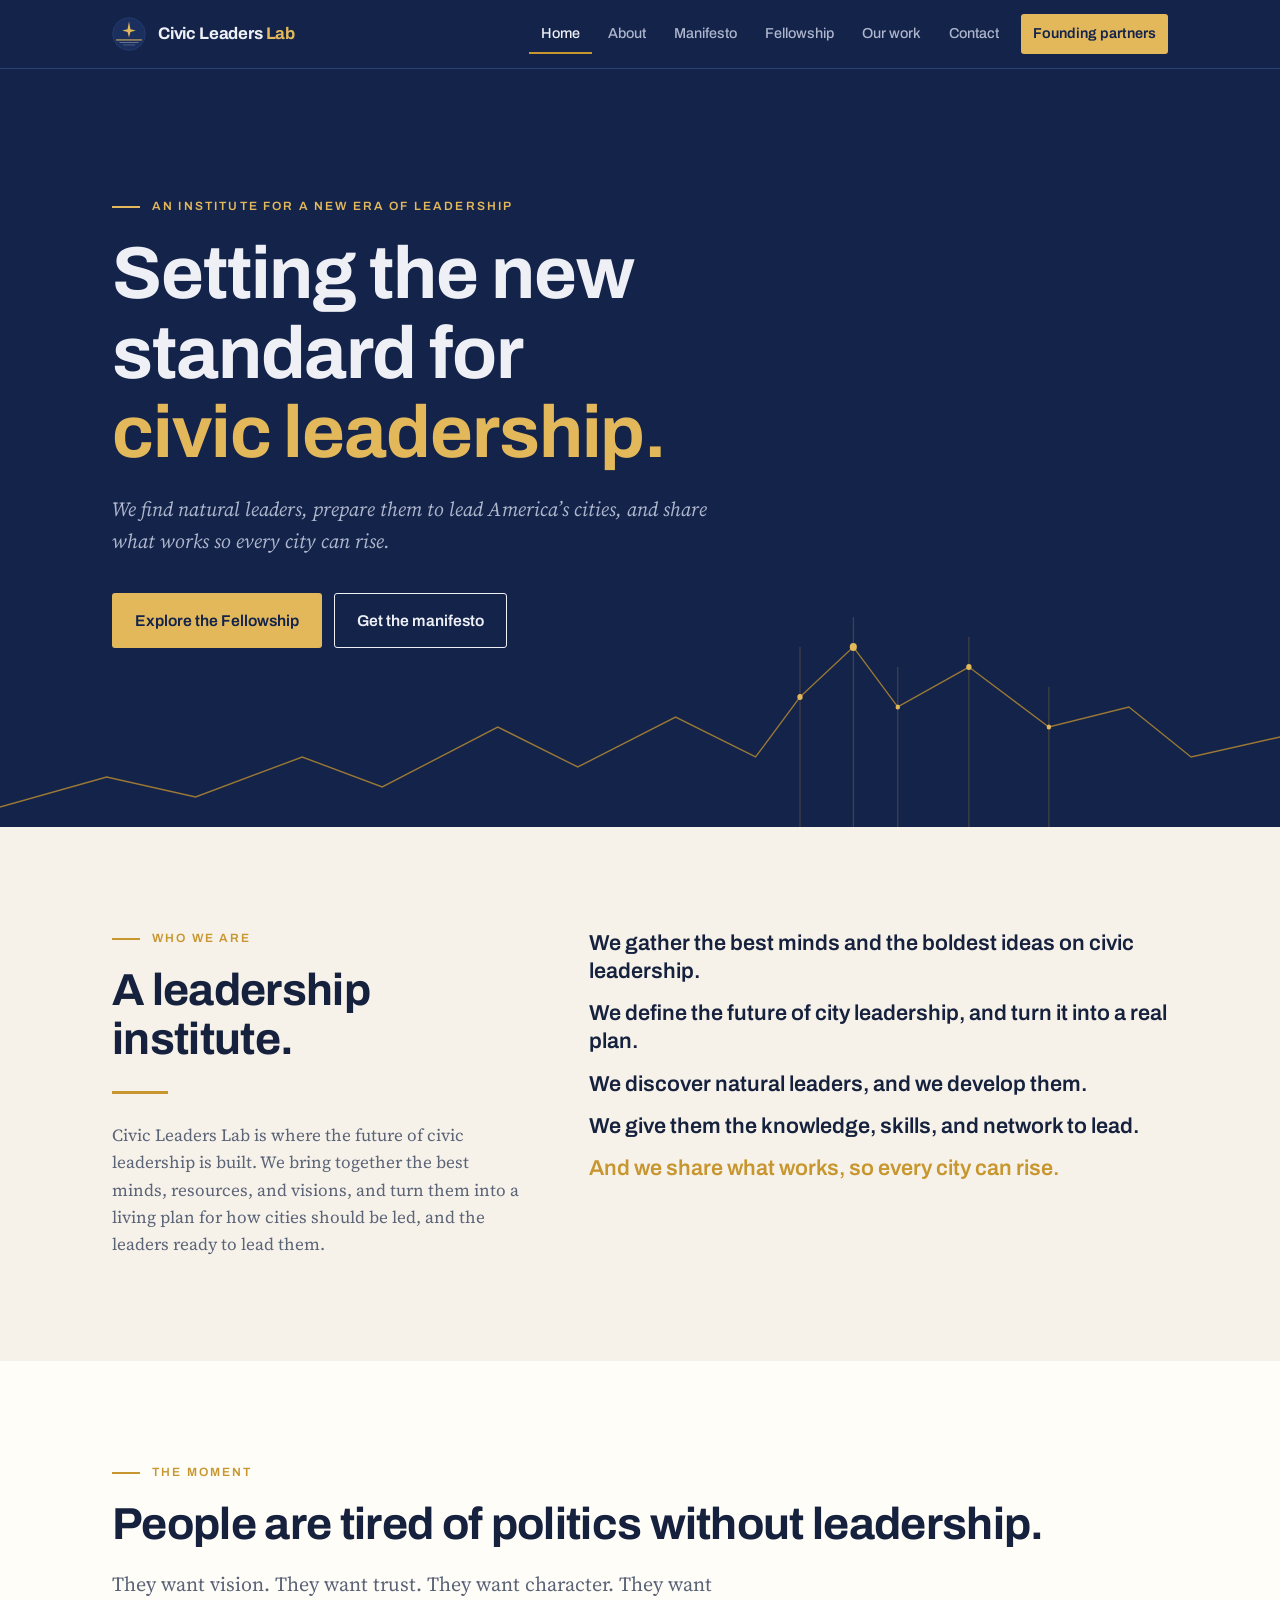
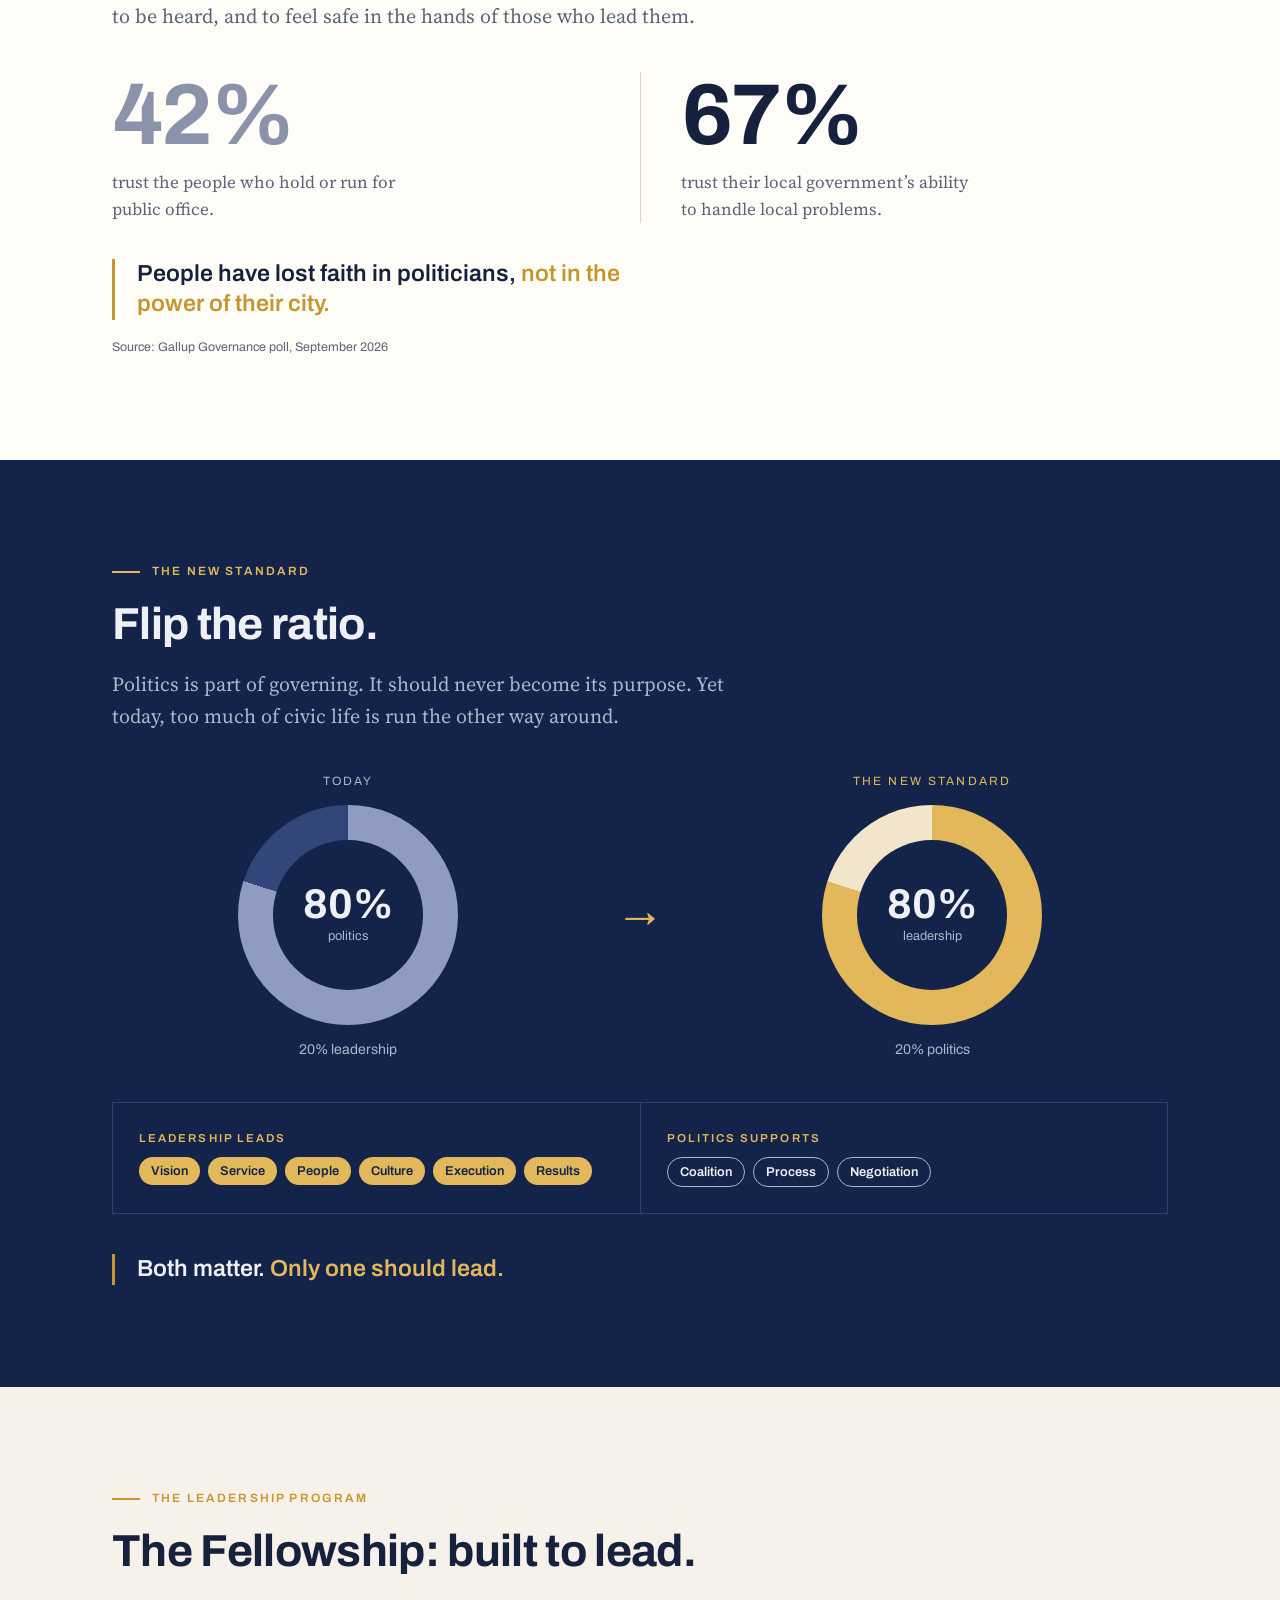
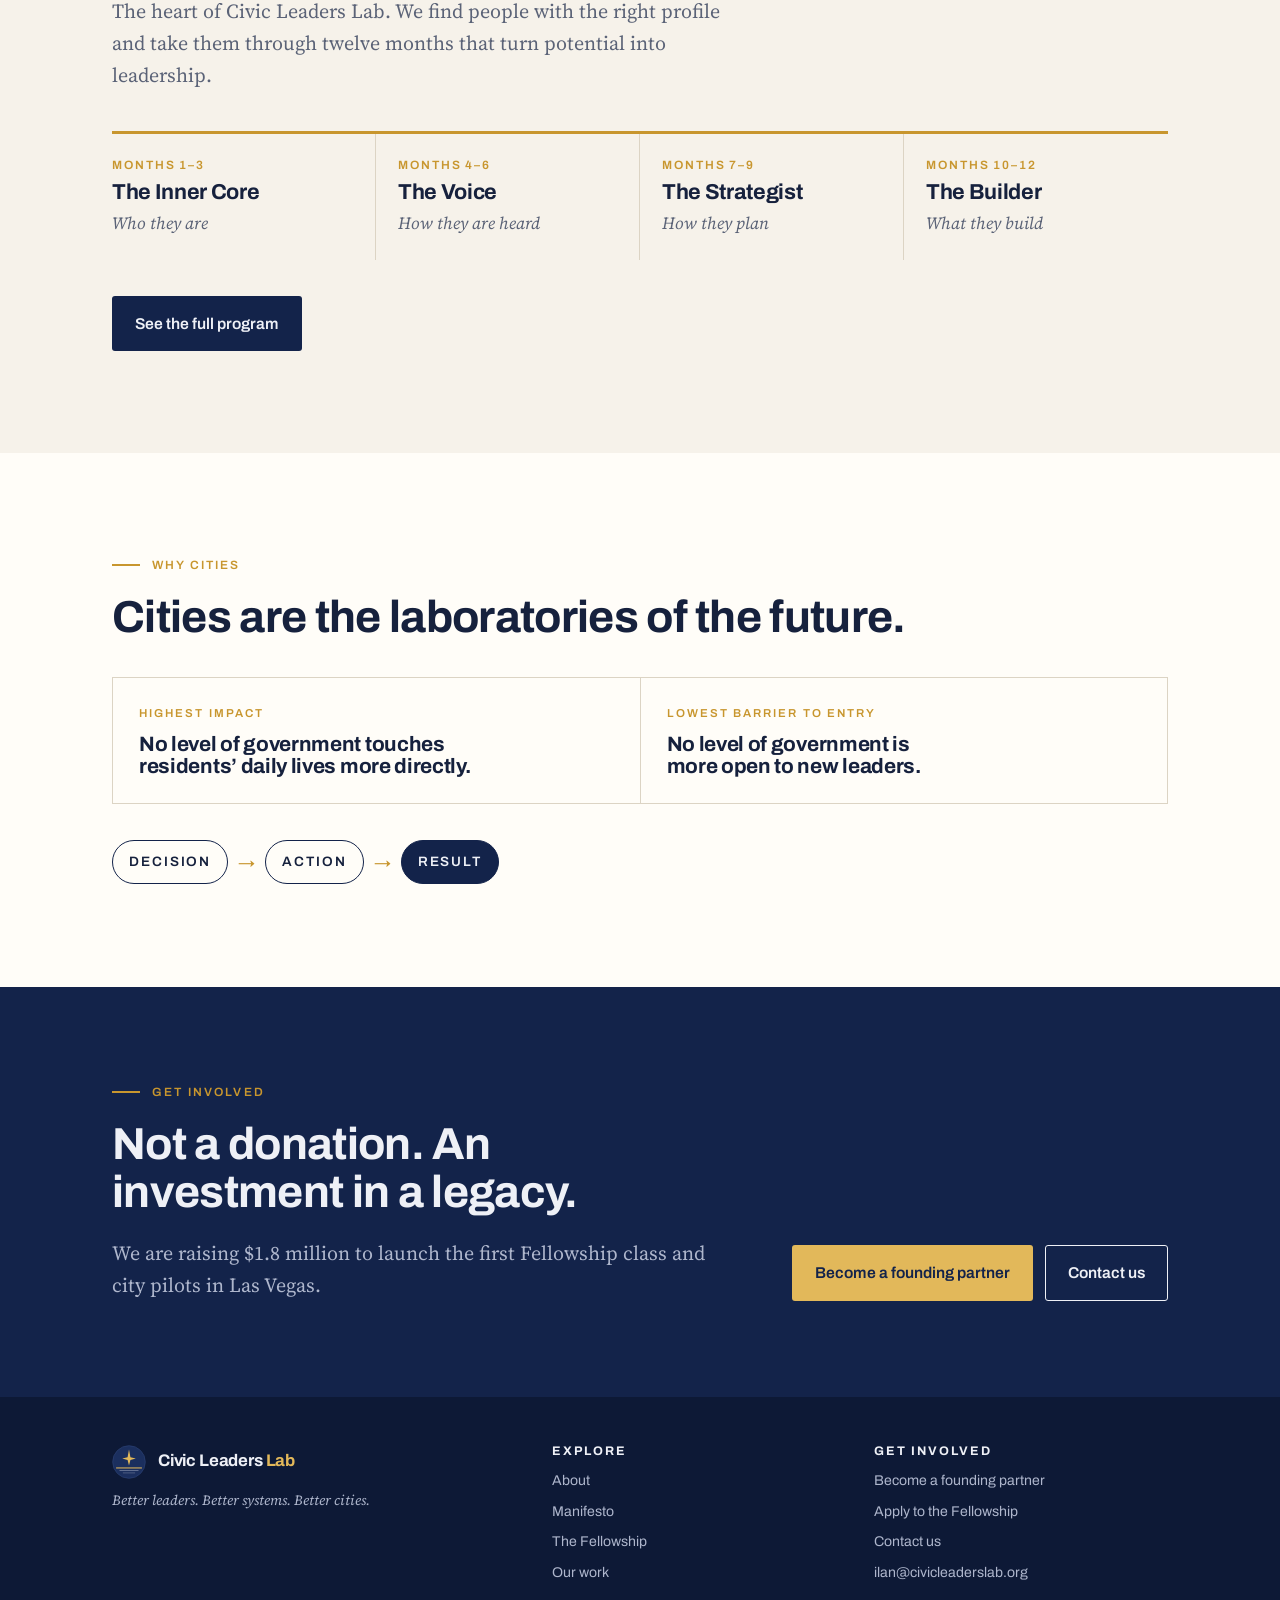
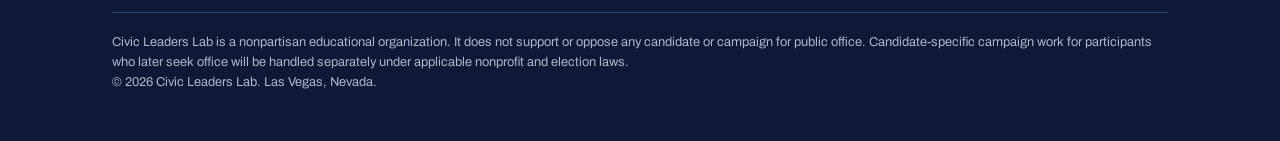
<file: index.html>
<!doctype html>
<html lang="en"><head><meta charset="utf-8"><meta name="viewport" content="width=device-width, initial-scale=1, viewport-fit=cover">
<title>Civic Leaders Lab</title>
<meta name="description" content="Civic Leaders Lab is a nonpartisan leadership institute that finds natural leaders and prepares them to lead America's cities.">
<meta name="claude:viewport-fit-sides" content="cover">
<meta property="og:title" content="Civic Leaders Lab"><meta property="og:description" content="Civic Leaders Lab is a nonpartisan leadership institute that finds natural leaders and prepares them to lead America's cities.">
<link rel="preconnect" href="https://fonts.googleapis.com"><link rel="preconnect" href="https://fonts.gstatic.com" crossorigin><link rel="stylesheet" href="https://fonts.googleapis.com/css2?family=Archivo:wght@400;500;600;700;800&family=Source+Serif+4:ital,opsz,wght@0,8..60,400;0,8..60,600;1,8..60,400&display=swap">
<link rel="icon" href="favicon.svg" type="image/svg+xml">
<link rel="stylesheet" href="styles.css">
</head><body>
<header class="site-header"><div class="wrap">
<a class="brand" href="index.html"><svg class="brand-mark" viewBox="0 0 100 100" aria-hidden="true"><circle cx="50" cy="50" r="48" fill="#1b2f5e" stroke="#2c4174" stroke-width="2"/><path d="M50 13 L54.2 35.8 L70 40 L54.2 44.2 L50 60 L45.8 44.2 L30 40 L45.8 35.8Z" fill="#e2b85a"/><rect x="12" y="66" width="76" height="3" fill="#e2b85a"/><rect x="22" y="74" width="56" height="2.2" fill="#eef0f6" opacity=".45"/><rect x="32" y="81" width="36" height="2.2" fill="#eef0f6" opacity=".3"/></svg><span>Civic Leaders <b>Lab</b></span></a>
<nav class="nav" aria-label="Main"><a href="index.html" aria-current="page">Home</a><a href="about.html">About</a><a href="manifesto.html">Manifesto</a><a href="fellowship.html">Fellowship</a><a href="work.html">Our work</a><a href="contact.html">Contact</a><a class="nav-cta" href="support.html">Founding partners</a></nav>
</div></header><main><section class="hero "><div class="wrap">
<p class="eyebrow">An institute for a new era of leadership</p><h1>Setting the new standard for <span class="gold">civic leadership.</span></h1><p class="lede">We find natural leaders, prepare them to lead America&rsquo;s cities, and share what works so every city can rise.</p><div class="btns"><a class="btn btn-gold" href="fellowship.html">Explore the Fellowship</a><a class="btn btn-ghost" href="manifesto.html">Get the manifesto</a></div>
</div><svg class="skyline" viewBox="0 0 1440 220" preserveAspectRatio="none" aria-hidden="true">
<line class="grid" x1="900" y1="40" x2="900" y2="220"/><line class="grid" x1="960" y1="10" x2="960" y2="220"/><line class="grid" x1="1010" y1="60" x2="1010" y2="220"/><line class="grid" x1="1090" y1="30" x2="1090" y2="220"/><line class="grid" x1="1180" y1="80" x2="1180" y2="220"/>
<polyline class="line" points="0,200 120,170 220,190 340,150 430,180 560,120 650,160 760,110 850,150 900,90 960,40 1010,100 1090,60 1180,120 1270,100 1340,150 1440,130"/>
<circle class="dot" cx="960" cy="40" r="4"/><circle class="dot" cx="1090" cy="60" r="3"/><circle class="dot" cx="900" cy="90" r="3"/><circle class="dot" cx="1010" cy="100" r="2.5"/><circle class="dot" cx="1180" cy="120" r="2.5"/>
</svg></section>
<section class="band"><div class="wrap split">
<div><p class="eyebrow">Who we are</p><h2>A leadership institute.</h2><hr class="short-rule">
<p class="muted">Civic Leaders Lab is where the future of civic leadership is built. We bring together the best minds, resources, and visions, and turn them into a living plan for how cities should be led, and the leaders ready to lead them.</p></div>
<ul class="statements">
<li>We gather the best minds and the boldest ideas on civic leadership.</li>
<li>We define the future of city leadership, and turn it into a real plan.</li>
<li>We discover natural leaders, and we develop them.</li>
<li>We give them the knowledge, skills, and network to lead.</li>
<li>And we share what works, so every city can rise.</li>
</ul></div></section>

<section class="band paper"><div class="wrap">
<p class="eyebrow">The moment</p><h2>People are tired of politics without leadership.</h2>
<p class="lede">They want vision. They want trust. They want character. They want to be heard, and to feel safe in the hands of those who lead them.</p>
<div class="stats">
<div><div class="stat-num dim">42%</div><p class="stat-cap">trust the people who hold or run for public office.</p></div>
<div><div class="stat-num">67%</div><p class="stat-cap">trust their local government&rsquo;s ability to handle local problems.</p></div>
</div>
<p class="pull" style="margin-top:36px">People have lost faith in politicians, <span class="gold">not in the power of their city.</span></p>
<p class="source">Source: Gallup Governance poll, September 2026</p>
</div></section>

<section class="band on-navy"><div class="wrap">
<p class="eyebrow">The new standard</p><h2>Flip the ratio.</h2>
<p class="lede">Politics is part of governing. It should never become its purpose. Yet today, too much of civic life is run the other way around.</p>
<div class="ratio">
<div class="donut-box"><span class="cap">Today</span><div class="donut today"><div class="donut-inner"><b>80%</b><small>politics</small></div></div><span class="ratio-foot">20% leadership</span></div>
<span class="ratio-arrow" aria-hidden="true">&rarr;</span>
<div class="donut-box new"><span class="cap">The new standard</span><div class="donut new"><div class="donut-inner"><b>80%</b><small>leadership</small></div></div><span class="ratio-foot">20% politics</span></div>
</div>
<div class="grid-2" style="margin-top:40px">
<div class="cell"><span class="k">Leadership leads</span><div class="chips" style="justify-content:flex-start"><span class="chip">Vision</span><span class="chip">Service</span><span class="chip">People</span><span class="chip">Culture</span><span class="chip">Execution</span><span class="chip">Results</span></div></div>
<div class="cell"><span class="k">Politics supports</span><div class="chips" style="justify-content:flex-start"><span class="chip outline">Coalition</span><span class="chip outline">Process</span><span class="chip outline">Negotiation</span></div></div>
</div>
<p class="pull" style="margin-top:40px;color:var(--on-navy)">Both matter. <span class="gold">Only one should lead.</span></p>
</div></section>

<section class="band"><div class="wrap">
<p class="eyebrow">The leadership program</p><h2>The Fellowship: built to lead.</h2>
<p class="lede">The heart of Civic Leaders Lab. We find people with the right profile and take them through twelve months that turn potential into leadership.</p>
<div class="quarters"><div class="quarter"><span class="months">Months 1–3</span><h3>The Inner Core</h3><p>Who they are</p></div><div class="quarter"><span class="months">Months 4–6</span><h3>The Voice</h3><p>How they are heard</p></div><div class="quarter"><span class="months">Months 7–9</span><h3>The Strategist</h3><p>How they plan</p></div><div class="quarter"><span class="months">Months 10–12</span><h3>The Builder</h3><p>What they build</p></div></div>
<div class="btns"><a class="btn btn-navy" href="fellowship.html">See the full program</a></div>
</div></section>

<section class="band paper"><div class="wrap">
<p class="eyebrow">Why cities</p><h2>Cities are the laboratories of the future.</h2>
<div class="grid-2" style="margin-top:36px">
<div class="cell"><span class="k">Highest impact</span><h3>No level of government touches residents&rsquo; daily lives more directly.</h3></div>
<div class="cell"><span class="k">Lowest barrier to entry</span><h3>No level of government is more open to new leaders.</h3></div>
</div>
<div class="process"><span>DECISION</span><i>&rarr;</i><span>ACTION</span><i>&rarr;</i><span>RESULT</span></div>
</div></section>
<section class="cta-band"><div class="wrap">
<div><p class="eyebrow">Get involved</p><h2>Not a donation. An investment in a legacy.</h2><p class="lede" style="color:var(--on-navy-muted)">We are raising $1.8 million to launch the first Fellowship class and city pilots in Las Vegas.</p></div>
<div class="btns" style="margin-top:0"><a class="btn btn-gold" href="support.html">Become a founding partner</a><a class="btn btn-ghost" href="contact.html">Contact us</a></div>
</div></section></main><footer class="site-footer"><div class="wrap">
<div><a class="brand" href="index.html"><svg class="brand-mark" viewBox="0 0 100 100" aria-hidden="true"><circle cx="50" cy="50" r="48" fill="#1b2f5e" stroke="#2c4174" stroke-width="2"/><path d="M50 13 L54.2 35.8 L70 40 L54.2 44.2 L50 60 L45.8 44.2 L30 40 L45.8 35.8Z" fill="#e2b85a"/><rect x="12" y="66" width="76" height="3" fill="#e2b85a"/><rect x="22" y="74" width="56" height="2.2" fill="#eef0f6" opacity=".45"/><rect x="32" y="81" width="36" height="2.2" fill="#eef0f6" opacity=".3"/></svg><span style="color:#eef0f6">Civic Leaders <b>Lab</b></span></a>
<p class="foot-tag">Better leaders. Better systems. Better cities.</p></div>
<div><h4>Explore</h4><ul><li><a href="about.html">About</a></li><li><a href="manifesto.html">Manifesto</a></li><li><a href="fellowship.html">The Fellowship</a></li><li><a href="work.html">Our work</a></li></ul></div>
<div><h4>Get involved</h4><ul><li><a href="support.html">Become a founding partner</a></li><li><a href="contact.html#fellowship">Apply to the Fellowship</a></li><li><a href="contact.html">Contact us</a></li><li>ilan@civicleaderslab.org</li></ul></div>
<p class="legal">Civic Leaders Lab is a nonpartisan educational organization. It does not support or oppose any candidate or campaign for public office. Candidate-specific campaign work for participants who later seek office will be handled separately under applicable nonprofit and election laws.<br>&copy; 2026 Civic Leaders Lab. Las Vegas, Nevada.</p>
</div></footer>
</body></html>
</file>
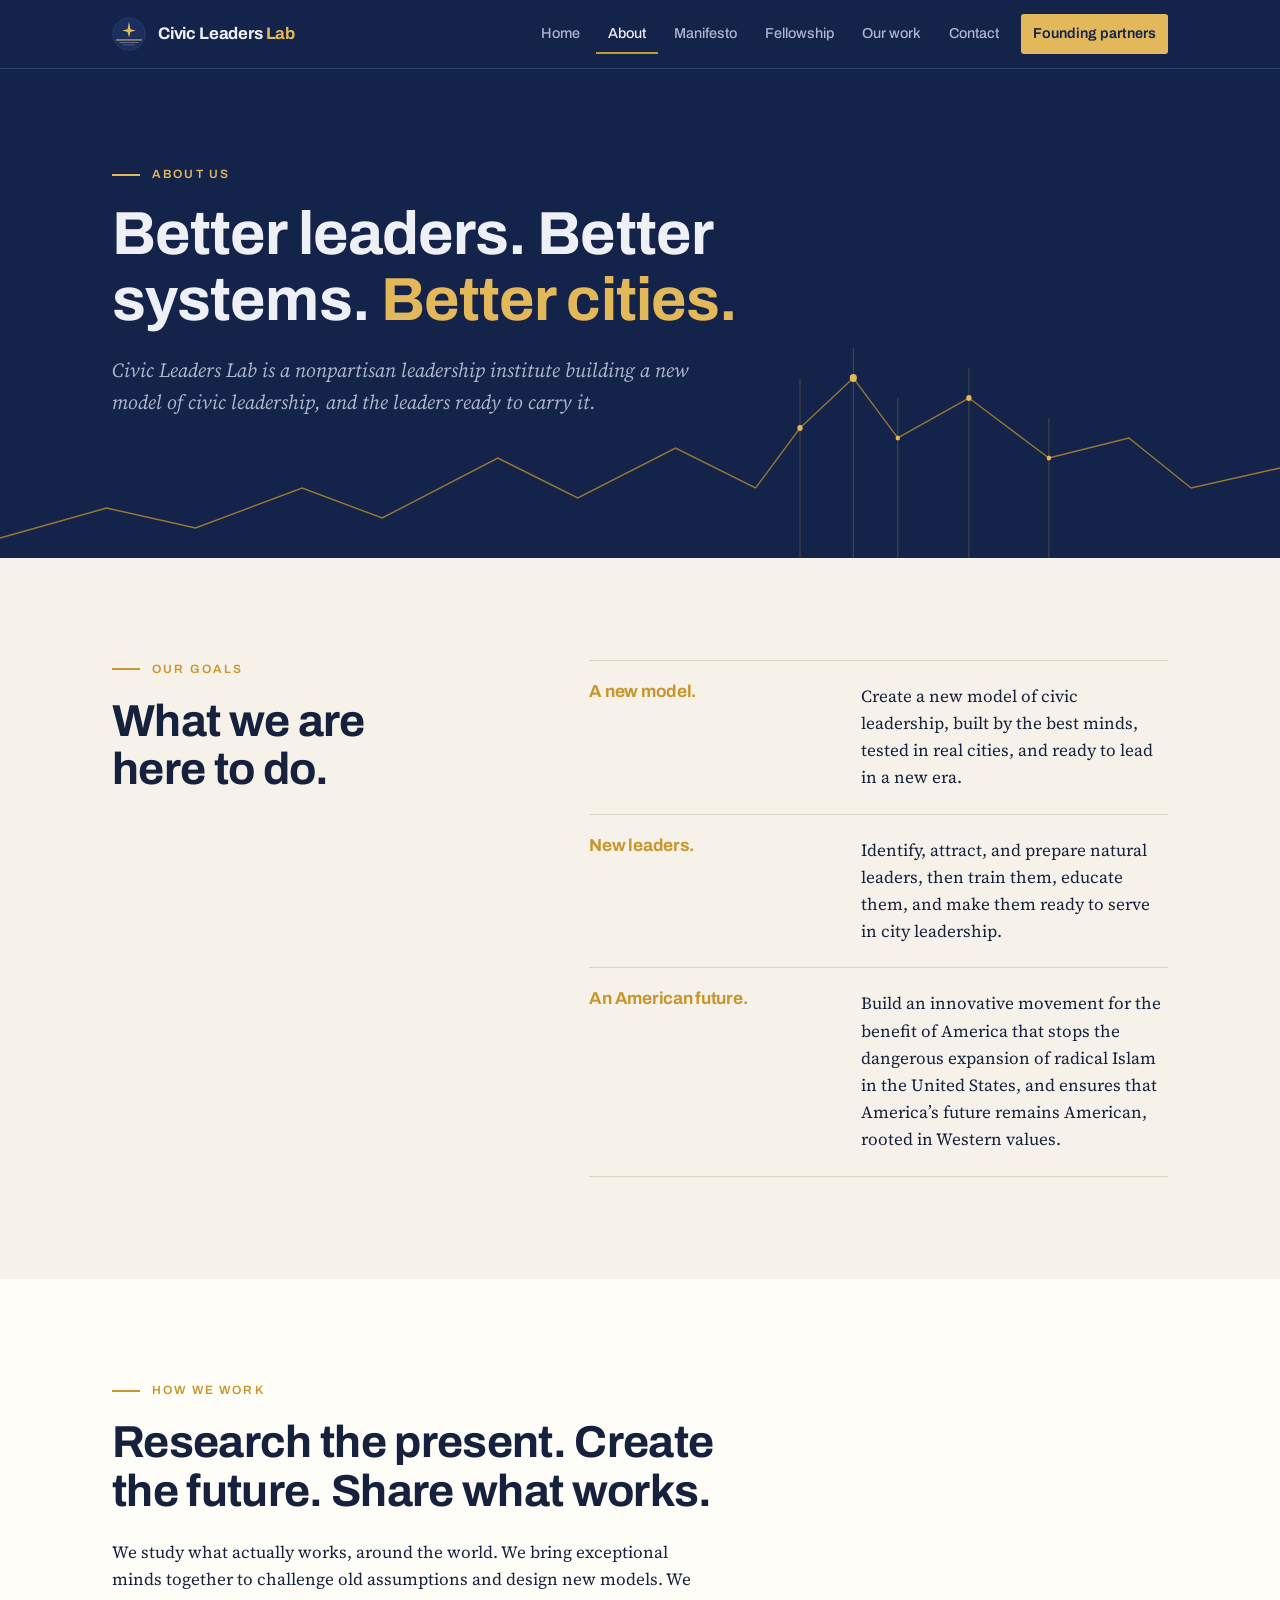
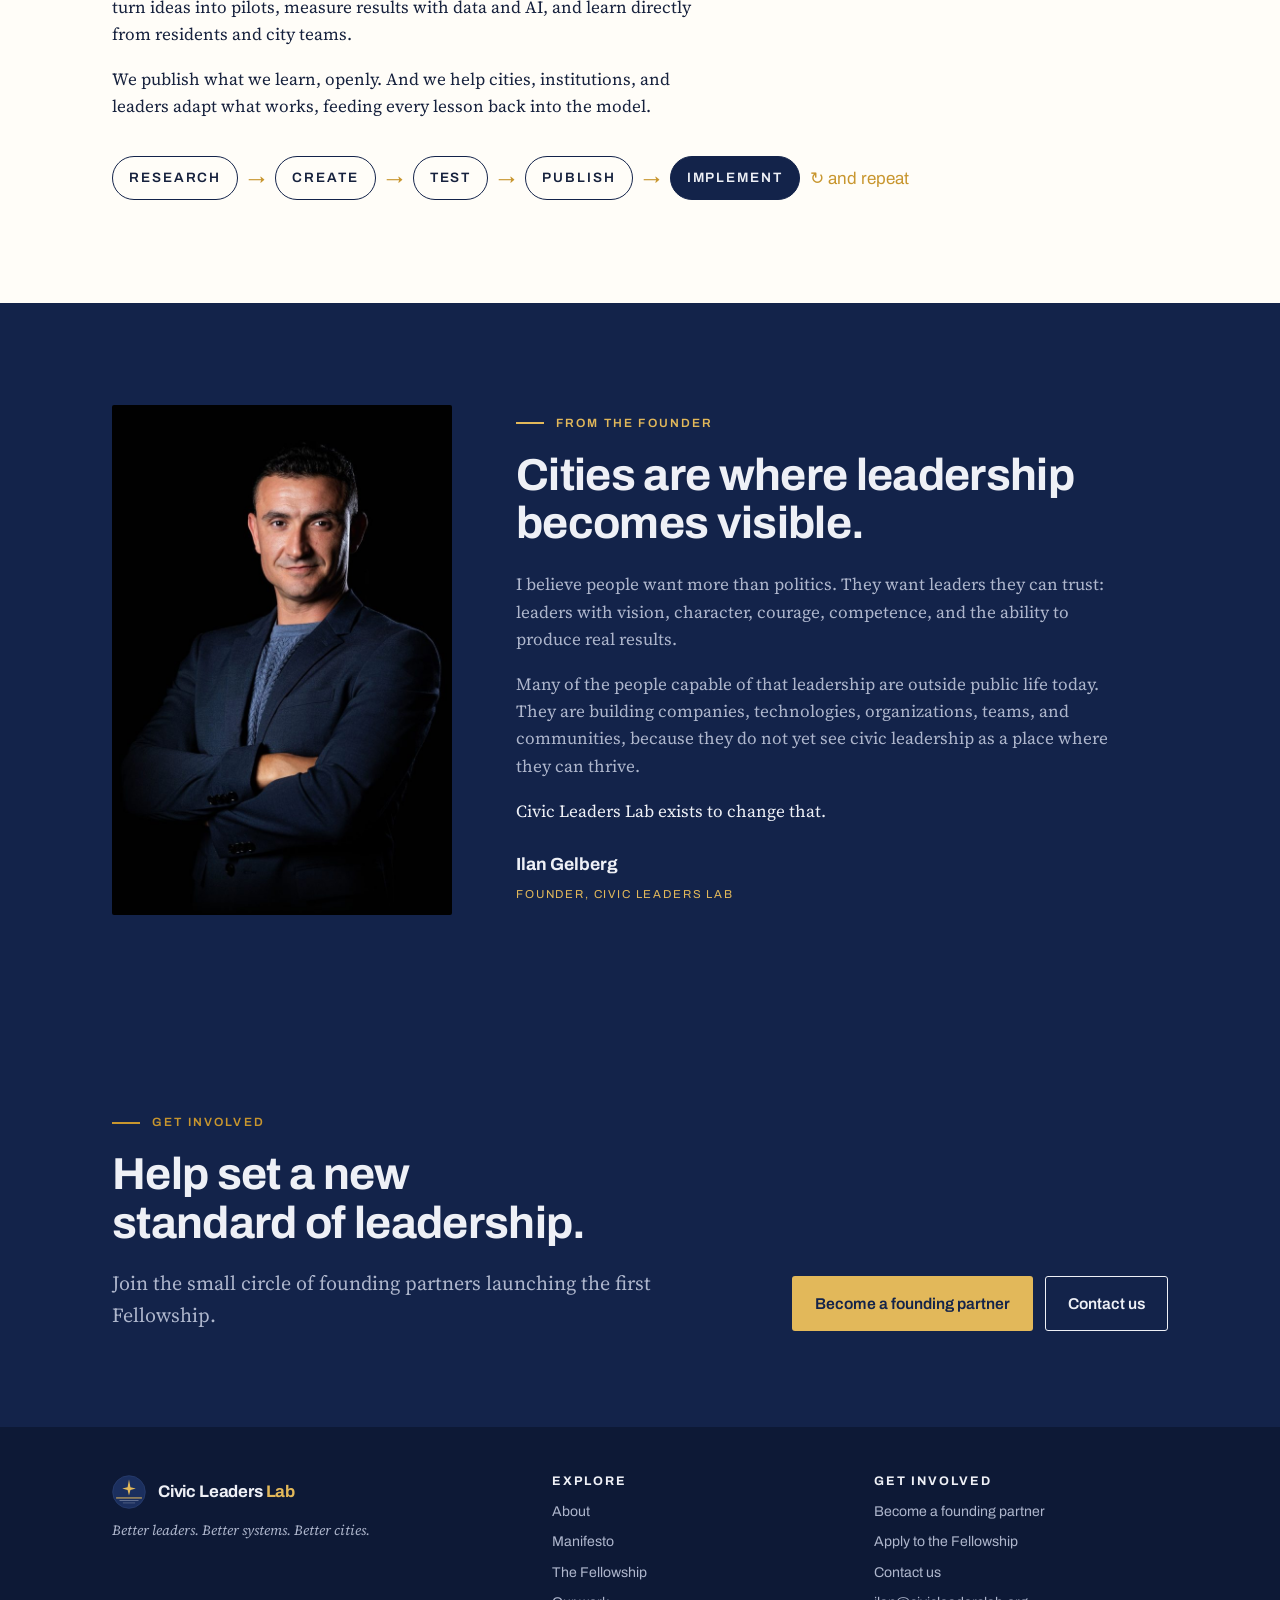
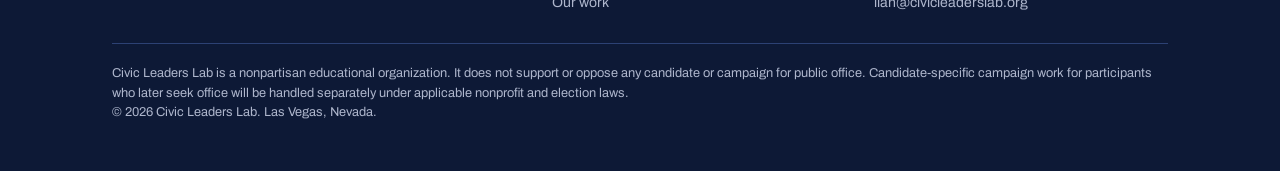
<file: about.html>
<!doctype html>
<html lang="en"><head><meta charset="utf-8"><meta name="viewport" content="width=device-width, initial-scale=1, viewport-fit=cover">
<title>About | Civic Leaders Lab</title>
<meta name="description" content="Civic Leaders Lab is a nonpartisan leadership institute that finds natural leaders and prepares them to lead America's cities.">
<meta name="claude:viewport-fit-sides" content="cover">
<meta property="og:title" content="About | Civic Leaders Lab"><meta property="og:description" content="Civic Leaders Lab is a nonpartisan leadership institute that finds natural leaders and prepares them to lead America's cities.">
<link rel="preconnect" href="https://fonts.googleapis.com"><link rel="preconnect" href="https://fonts.gstatic.com" crossorigin><link rel="stylesheet" href="https://fonts.googleapis.com/css2?family=Archivo:wght@400;500;600;700;800&family=Source+Serif+4:ital,opsz,wght@0,8..60,400;0,8..60,600;1,8..60,400&display=swap">
<link rel="icon" href="favicon.svg" type="image/svg+xml">
<link rel="stylesheet" href="styles.css">
</head><body>
<header class="site-header"><div class="wrap">
<a class="brand" href="index.html"><svg class="brand-mark" viewBox="0 0 100 100" aria-hidden="true"><circle cx="50" cy="50" r="48" fill="#1b2f5e" stroke="#2c4174" stroke-width="2"/><path d="M50 13 L54.2 35.8 L70 40 L54.2 44.2 L50 60 L45.8 44.2 L30 40 L45.8 35.8Z" fill="#e2b85a"/><rect x="12" y="66" width="76" height="3" fill="#e2b85a"/><rect x="22" y="74" width="56" height="2.2" fill="#eef0f6" opacity=".45"/><rect x="32" y="81" width="36" height="2.2" fill="#eef0f6" opacity=".3"/></svg><span>Civic Leaders <b>Lab</b></span></a>
<nav class="nav" aria-label="Main"><a href="index.html">Home</a><a href="about.html" aria-current="page">About</a><a href="manifesto.html">Manifesto</a><a href="fellowship.html">Fellowship</a><a href="work.html">Our work</a><a href="contact.html">Contact</a><a class="nav-cta" href="support.html">Founding partners</a></nav>
</div></header><main><section class="hero page-hero"><div class="wrap">
<p class="eyebrow">About us</p><h1>Better leaders. Better systems. <span class="gold">Better cities.</span></h1><p class="lede">Civic Leaders Lab is a nonpartisan leadership institute building a new model of civic leadership, and the leaders ready to carry it.</p>
</div><svg class="skyline" viewBox="0 0 1440 220" preserveAspectRatio="none" aria-hidden="true">
<line class="grid" x1="900" y1="40" x2="900" y2="220"/><line class="grid" x1="960" y1="10" x2="960" y2="220"/><line class="grid" x1="1010" y1="60" x2="1010" y2="220"/><line class="grid" x1="1090" y1="30" x2="1090" y2="220"/><line class="grid" x1="1180" y1="80" x2="1180" y2="220"/>
<polyline class="line" points="0,200 120,170 220,190 340,150 430,180 560,120 650,160 760,110 850,150 900,90 960,40 1010,100 1090,60 1180,120 1270,100 1340,150 1440,130"/>
<circle class="dot" cx="960" cy="40" r="4"/><circle class="dot" cx="1090" cy="60" r="3"/><circle class="dot" cx="900" cy="90" r="3"/><circle class="dot" cx="1010" cy="100" r="2.5"/><circle class="dot" cx="1180" cy="120" r="2.5"/>
</svg></section>
<section class="band"><div class="wrap split">
<div><p class="eyebrow">Our goals</p><h2>What we are here to do.</h2></div>
<div class="rows"><div class="row"><h3 class="gold-label">A new model.</h3><p>Create a new model of civic leadership, built by the best minds, tested in real cities, and ready to lead in a new era.</p></div><div class="row"><h3 class="gold-label">New leaders.</h3><p>Identify, attract, and prepare natural leaders, then train them, educate them, and make them ready to serve in city leadership.</p></div><div class="row"><h3 class="gold-label">An American future.</h3><p>Build an innovative movement for the benefit of America that stops the dangerous expansion of radical Islam in the United States, and ensures that America&rsquo;s future remains American, rooted in Western values.</p></div></div>
</div></section>

<section class="band paper"><div class="wrap">
<p class="eyebrow">How we work</p><h2>Research the present. Create the future. Share what works.</h2>
<div class="prose" style="margin-top:24px">
<p>We study what actually works, around the world. We bring exceptional minds together to challenge old assumptions and design new models. We turn ideas into pilots, measure results with data and AI, and learn directly from residents and city teams.</p>
<p>We publish what we learn, openly. And we help cities, institutions, and leaders adapt what works, feeding every lesson back into the model.</p>
</div>
<div class="process"><span>RESEARCH</span><i>&rarr;</i><span>CREATE</span><i>&rarr;</i><span>TEST</span><i>&rarr;</i><span>PUBLISH</span><i>&rarr;</i><span>IMPLEMENT</span><i>&#8635; and repeat</i></div>
</div></section>

<section class="band on-navy" id="founder"><div class="wrap founder">
<img src="founder.jpg" alt="Ilan Gelberg, founder of Civic Leaders Lab" width="340" height="510" loading="lazy">
<div><p class="eyebrow">From the founder</p><h2>Cities are where leadership becomes visible.</h2>
<div class="prose" style="margin-top:24px;color:var(--on-navy-muted)">
<p>I believe people want more than politics. They want leaders they can trust: leaders with vision, character, courage, competence, and the ability to produce real results.</p>
<p>Many of the people capable of that leadership are outside public life today. They are building companies, technologies, organizations, teams, and communities, because they do not yet see civic leadership as a place where they can thrive.</p>
<p style="color:var(--on-navy)">Civic Leaders Lab exists to change that.</p>
</div>
<div class="sig"><b>Ilan Gelberg</b><small>Founder, Civic Leaders Lab</small></div>
</div></div></section>
<section class="cta-band"><div class="wrap">
<div><p class="eyebrow">Get involved</p><h2>Help set a new standard of leadership.</h2><p class="lede" style="color:var(--on-navy-muted)">Join the small circle of founding partners launching the first Fellowship.</p></div>
<div class="btns" style="margin-top:0"><a class="btn btn-gold" href="support.html">Become a founding partner</a><a class="btn btn-ghost" href="contact.html">Contact us</a></div>
</div></section></main><footer class="site-footer"><div class="wrap">
<div><a class="brand" href="index.html"><svg class="brand-mark" viewBox="0 0 100 100" aria-hidden="true"><circle cx="50" cy="50" r="48" fill="#1b2f5e" stroke="#2c4174" stroke-width="2"/><path d="M50 13 L54.2 35.8 L70 40 L54.2 44.2 L50 60 L45.8 44.2 L30 40 L45.8 35.8Z" fill="#e2b85a"/><rect x="12" y="66" width="76" height="3" fill="#e2b85a"/><rect x="22" y="74" width="56" height="2.2" fill="#eef0f6" opacity=".45"/><rect x="32" y="81" width="36" height="2.2" fill="#eef0f6" opacity=".3"/></svg><span style="color:#eef0f6">Civic Leaders <b>Lab</b></span></a>
<p class="foot-tag">Better leaders. Better systems. Better cities.</p></div>
<div><h4>Explore</h4><ul><li><a href="about.html">About</a></li><li><a href="manifesto.html">Manifesto</a></li><li><a href="fellowship.html">The Fellowship</a></li><li><a href="work.html">Our work</a></li></ul></div>
<div><h4>Get involved</h4><ul><li><a href="support.html">Become a founding partner</a></li><li><a href="contact.html#fellowship">Apply to the Fellowship</a></li><li><a href="contact.html">Contact us</a></li><li>ilan@civicleaderslab.org</li></ul></div>
<p class="legal">Civic Leaders Lab is a nonpartisan educational organization. It does not support or oppose any candidate or campaign for public office. Candidate-specific campaign work for participants who later seek office will be handled separately under applicable nonprofit and election laws.<br>&copy; 2026 Civic Leaders Lab. Las Vegas, Nevada.</p>
</div></footer>
</body></html>
</file>
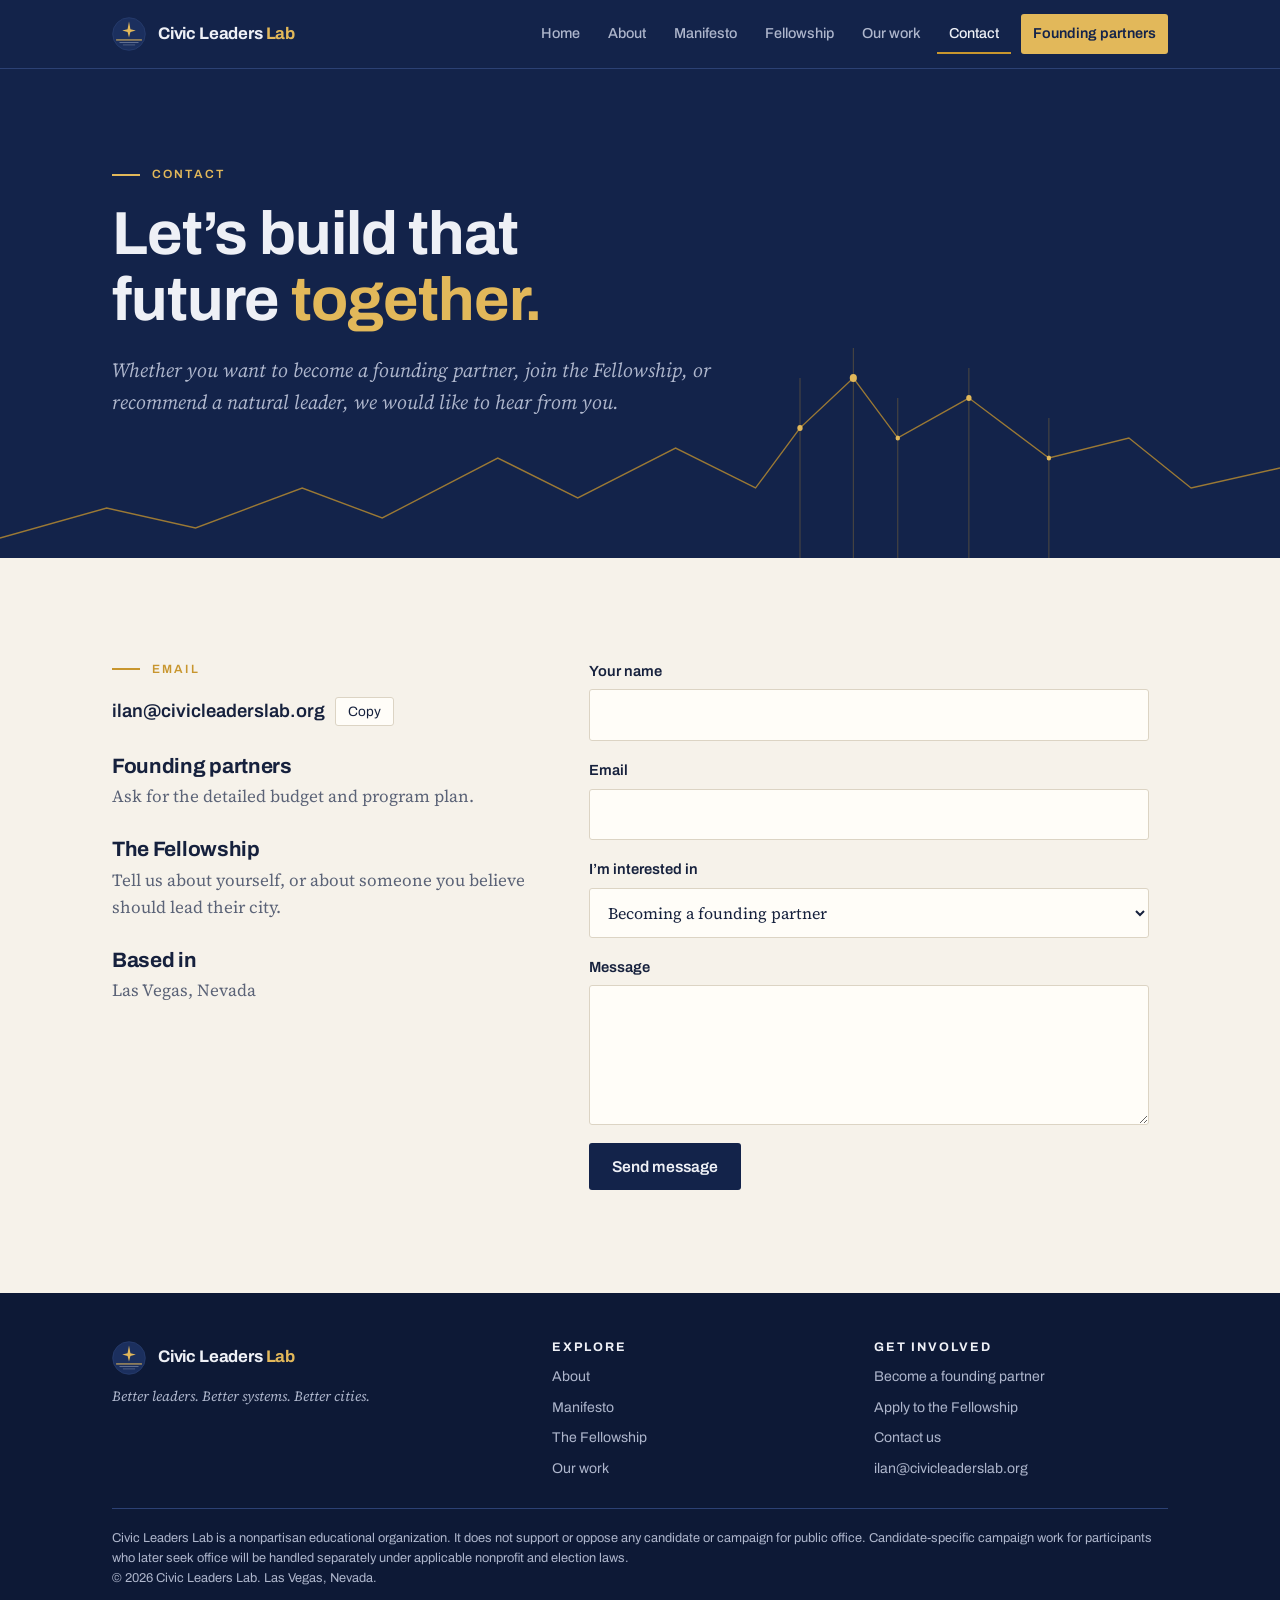
<file: contact.html>
<!doctype html>
<html lang="en"><head><meta charset="utf-8"><meta name="viewport" content="width=device-width, initial-scale=1, viewport-fit=cover">
<title>Contact | Civic Leaders Lab</title>
<meta name="description" content="Get in touch with Civic Leaders Lab.">
<meta name="claude:viewport-fit-sides" content="cover">
<meta property="og:title" content="Contact | Civic Leaders Lab"><meta property="og:description" content="Get in touch with Civic Leaders Lab.">
<link rel="preconnect" href="https://fonts.googleapis.com"><link rel="preconnect" href="https://fonts.gstatic.com" crossorigin><link rel="stylesheet" href="https://fonts.googleapis.com/css2?family=Archivo:wght@400;500;600;700;800&family=Source+Serif+4:ital,opsz,wght@0,8..60,400;0,8..60,600;1,8..60,400&display=swap">
<link rel="icon" href="favicon.svg" type="image/svg+xml">
<link rel="stylesheet" href="styles.css">
</head><body>
<header class="site-header"><div class="wrap">
<a class="brand" href="index.html"><svg class="brand-mark" viewBox="0 0 100 100" aria-hidden="true"><circle cx="50" cy="50" r="48" fill="#1b2f5e" stroke="#2c4174" stroke-width="2"/><path d="M50 13 L54.2 35.8 L70 40 L54.2 44.2 L50 60 L45.8 44.2 L30 40 L45.8 35.8Z" fill="#e2b85a"/><rect x="12" y="66" width="76" height="3" fill="#e2b85a"/><rect x="22" y="74" width="56" height="2.2" fill="#eef0f6" opacity=".45"/><rect x="32" y="81" width="36" height="2.2" fill="#eef0f6" opacity=".3"/></svg><span>Civic Leaders <b>Lab</b></span></a>
<nav class="nav" aria-label="Main"><a href="index.html">Home</a><a href="about.html">About</a><a href="manifesto.html">Manifesto</a><a href="fellowship.html">Fellowship</a><a href="work.html">Our work</a><a href="contact.html" aria-current="page">Contact</a><a class="nav-cta" href="support.html">Founding partners</a></nav>
</div></header><main><section class="hero page-hero"><div class="wrap">
<p class="eyebrow">Contact</p><h1>Let&rsquo;s build that future <span class="gold">together.</span></h1><p class="lede">Whether you want to become a founding partner, join the Fellowship, or recommend a natural leader, we would like to hear from you.</p>
</div><svg class="skyline" viewBox="0 0 1440 220" preserveAspectRatio="none" aria-hidden="true">
<line class="grid" x1="900" y1="40" x2="900" y2="220"/><line class="grid" x1="960" y1="10" x2="960" y2="220"/><line class="grid" x1="1010" y1="60" x2="1010" y2="220"/><line class="grid" x1="1090" y1="30" x2="1090" y2="220"/><line class="grid" x1="1180" y1="80" x2="1180" y2="220"/>
<polyline class="line" points="0,200 120,170 220,190 340,150 430,180 560,120 650,160 760,110 850,150 900,90 960,40 1010,100 1090,60 1180,120 1270,100 1340,150 1440,130"/>
<circle class="dot" cx="960" cy="40" r="4"/><circle class="dot" cx="1090" cy="60" r="3"/><circle class="dot" cx="900" cy="90" r="3"/><circle class="dot" cx="1010" cy="100" r="2.5"/><circle class="dot" cx="1180" cy="120" r="2.5"/>
</svg></section>
<section class="band"><div class="wrap split">
<div class="stack">
<div><p class="eyebrow">Email</p><div class="copy-line"><code id="email">ilan@civicleaderslab.org</code><button class="copy-btn" type="button" id="copy-email">Copy</button></div></div>
<div id="partner"><h3>Founding partners</h3><p class="muted" style="margin-top:6px">Ask for the detailed budget and program plan.</p></div>
<div id="fellowship"><h3>The Fellowship</h3><p class="muted" style="margin-top:6px">Tell us about yourself, or about someone you believe should lead their city.</p></div>
<div><h3>Based in</h3><p class="muted" style="margin-top:6px">Las Vegas, Nevada</p></div>
</div>
<form class="form" id="contact-form" name="contact" method="POST" data-netlify="true" netlify-honeypot="bot-field">
<input type="hidden" name="form-name" value="contact">
<p hidden><label>Leave empty <input name="bot-field"></label></p>
<div class="field"><label for="f-name">Your name</label><input id="f-name" name="name" autocomplete="name" required></div>
<div class="field"><label for="f-email">Email</label><input id="f-email" name="email" type="email" autocomplete="email" required></div>
<div class="field"><label for="f-topic">I&rsquo;m interested in</label><select id="f-topic" name="topic">
<option>Becoming a founding partner</option><option>Joining the Fellowship</option><option>Recommending a leader</option><option>Something else</option></select></div>
<div class="field"><label for="f-msg">Message</label><textarea id="f-msg" name="message"></textarea></div>
<div><button class="btn btn-navy" type="submit">Send message</button></div>
<p class="form-done" id="form-done" hidden>Thanks. This is a preview, so nothing was sent. The form goes live once the site is online at civicleaderslab.org.</p>
</form>
</div></section>
<script>
(function () {
  var live = /civicleaderslab\.org$/.test(location.hostname);
  var form = document.getElementById('contact-form');
  form.addEventListener('submit', function (e) {
    if (live) return;
    e.preventDefault();
    document.getElementById('form-done').hidden = false;
  });
  var btn = document.getElementById('copy-email');
  btn.addEventListener('click', function () {
    var t = document.getElementById('email').textContent;
    var done = function () { btn.textContent = 'Copied'; };
    var fallback = function () { var r = document.createRange(); r.selectNodeContents(document.getElementById('email')); var s = getSelection(); s.removeAllRanges(); s.addRange(r); };
    try { navigator.clipboard.writeText(t).then(done, fallback); } catch (err) { fallback(); }
  });
})();
</script>
</main><footer class="site-footer"><div class="wrap">
<div><a class="brand" href="index.html"><svg class="brand-mark" viewBox="0 0 100 100" aria-hidden="true"><circle cx="50" cy="50" r="48" fill="#1b2f5e" stroke="#2c4174" stroke-width="2"/><path d="M50 13 L54.2 35.8 L70 40 L54.2 44.2 L50 60 L45.8 44.2 L30 40 L45.8 35.8Z" fill="#e2b85a"/><rect x="12" y="66" width="76" height="3" fill="#e2b85a"/><rect x="22" y="74" width="56" height="2.2" fill="#eef0f6" opacity=".45"/><rect x="32" y="81" width="36" height="2.2" fill="#eef0f6" opacity=".3"/></svg><span style="color:#eef0f6">Civic Leaders <b>Lab</b></span></a>
<p class="foot-tag">Better leaders. Better systems. Better cities.</p></div>
<div><h4>Explore</h4><ul><li><a href="about.html">About</a></li><li><a href="manifesto.html">Manifesto</a></li><li><a href="fellowship.html">The Fellowship</a></li><li><a href="work.html">Our work</a></li></ul></div>
<div><h4>Get involved</h4><ul><li><a href="support.html">Become a founding partner</a></li><li><a href="contact.html#fellowship">Apply to the Fellowship</a></li><li><a href="contact.html">Contact us</a></li><li>ilan@civicleaderslab.org</li></ul></div>
<p class="legal">Civic Leaders Lab is a nonpartisan educational organization. It does not support or oppose any candidate or campaign for public office. Candidate-specific campaign work for participants who later seek office will be handled separately under applicable nonprofit and election laws.<br>&copy; 2026 Civic Leaders Lab. Las Vegas, Nevada.</p>
</div></footer>
</body></html>
</file>
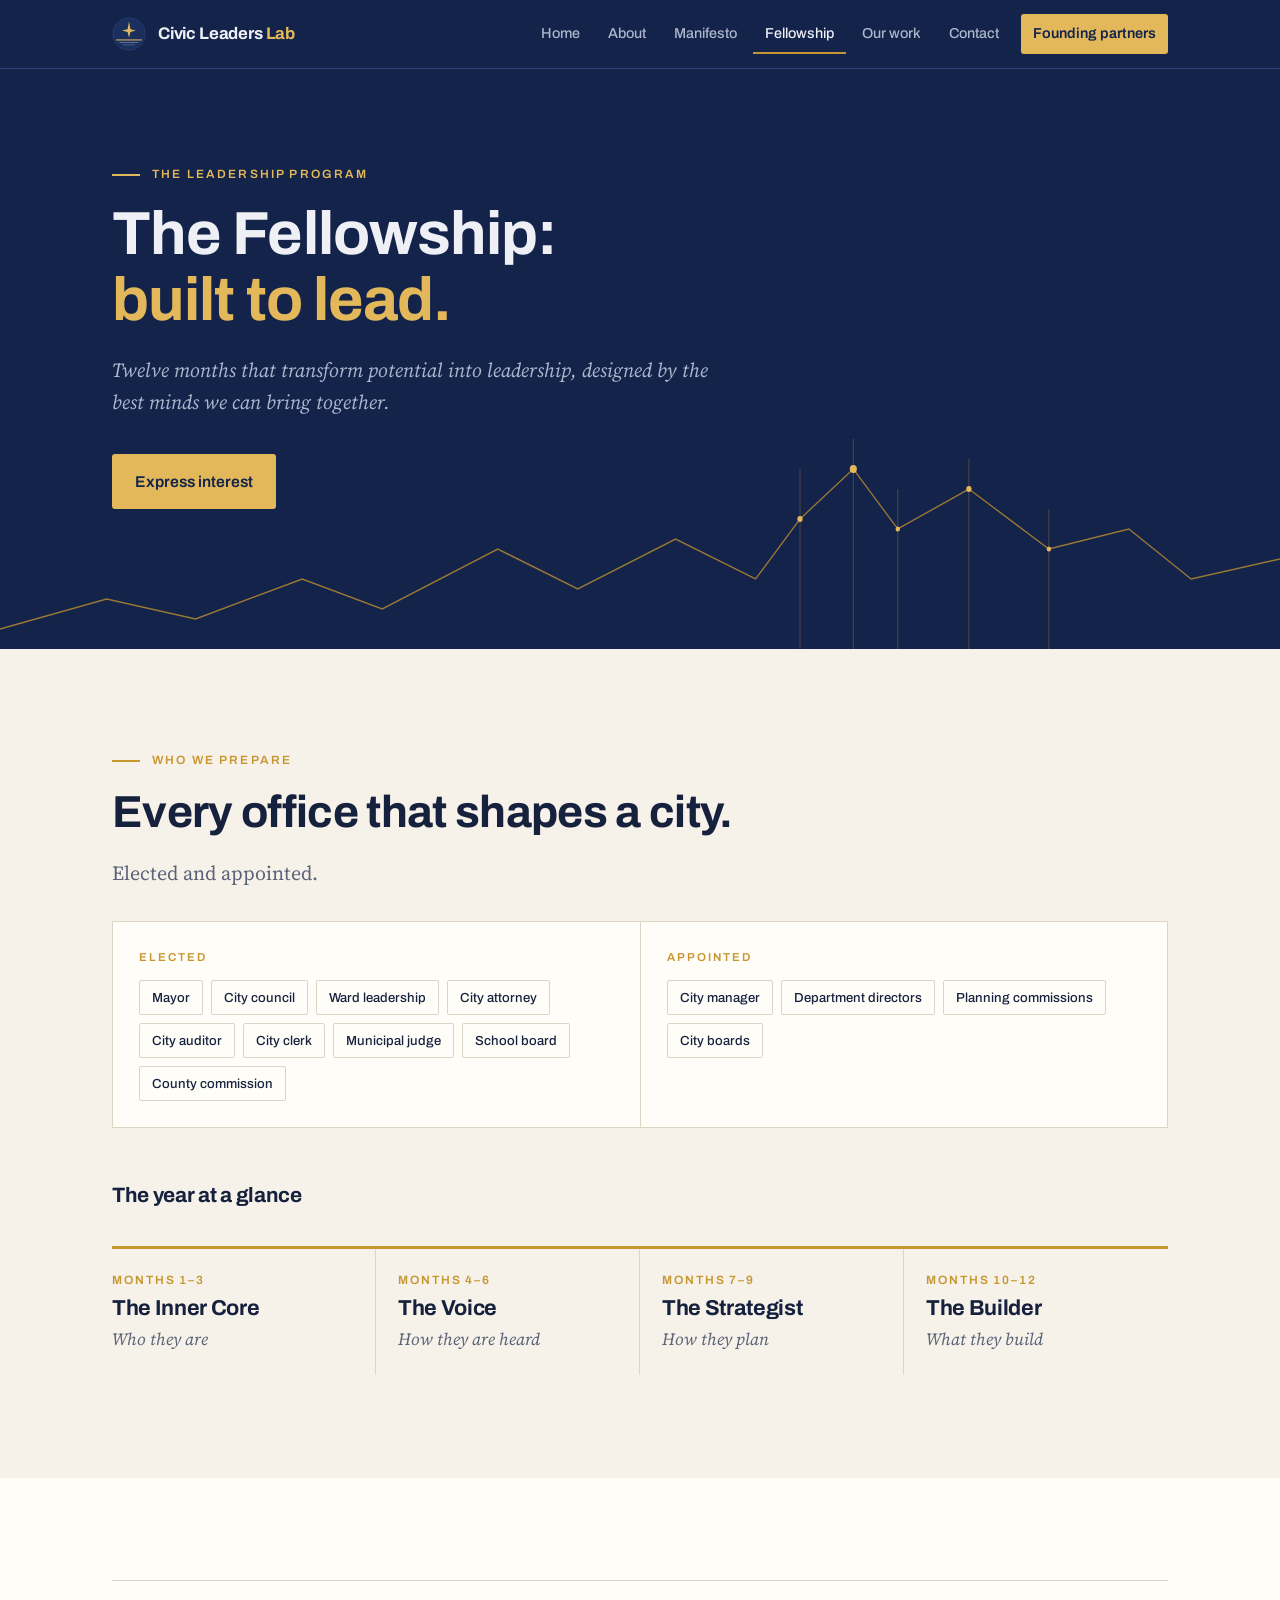
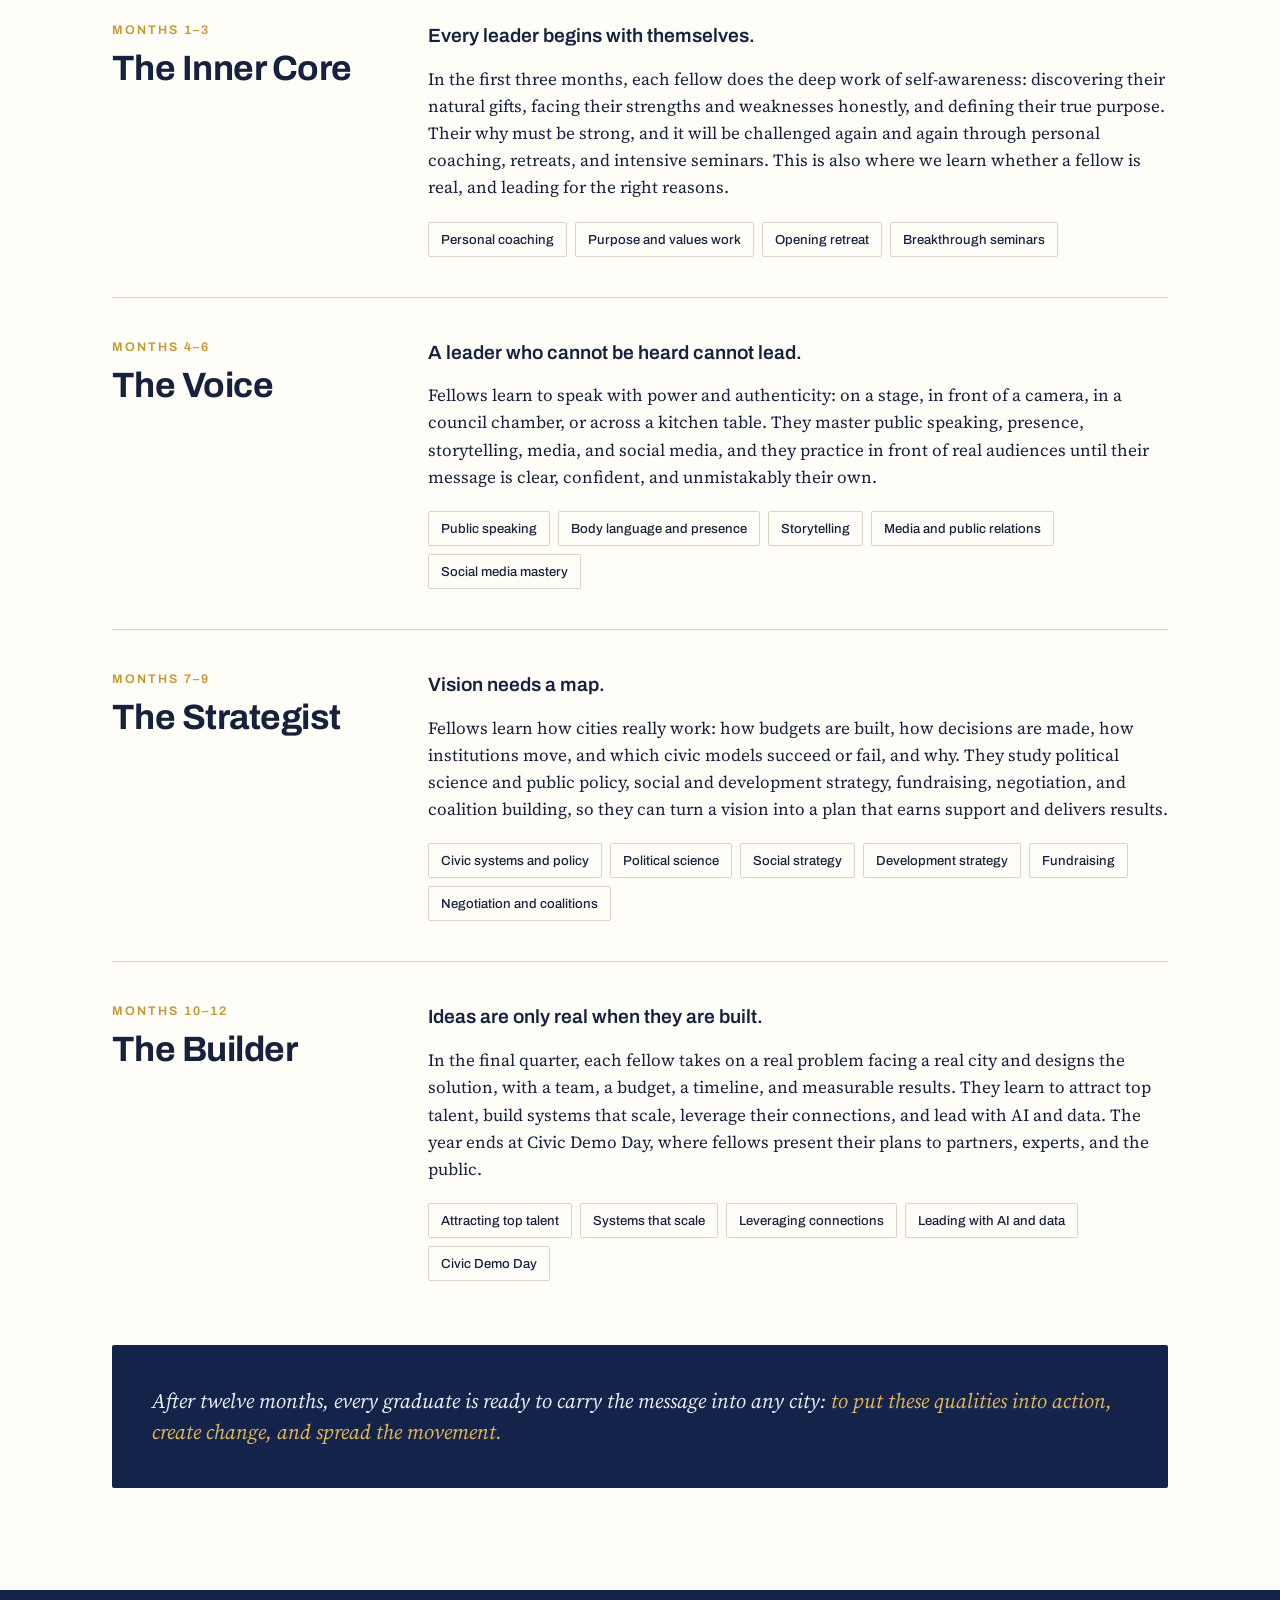
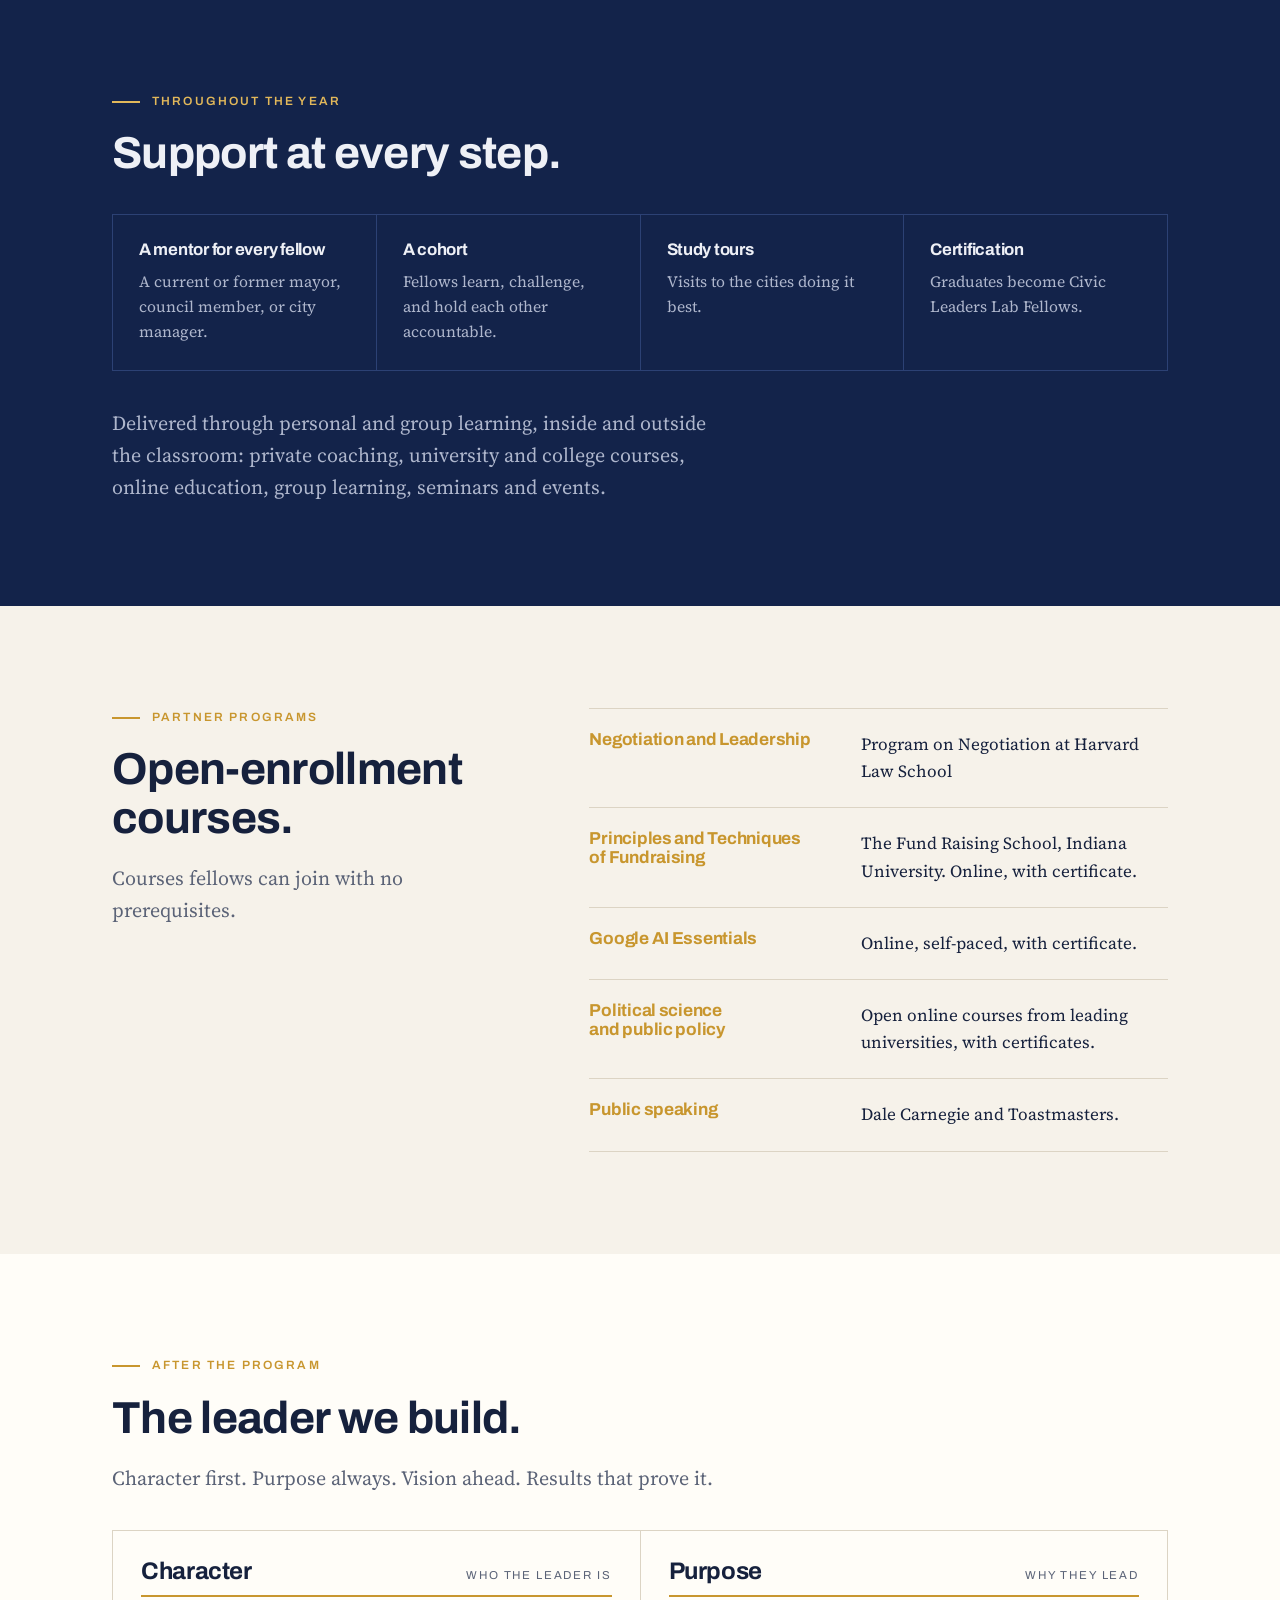
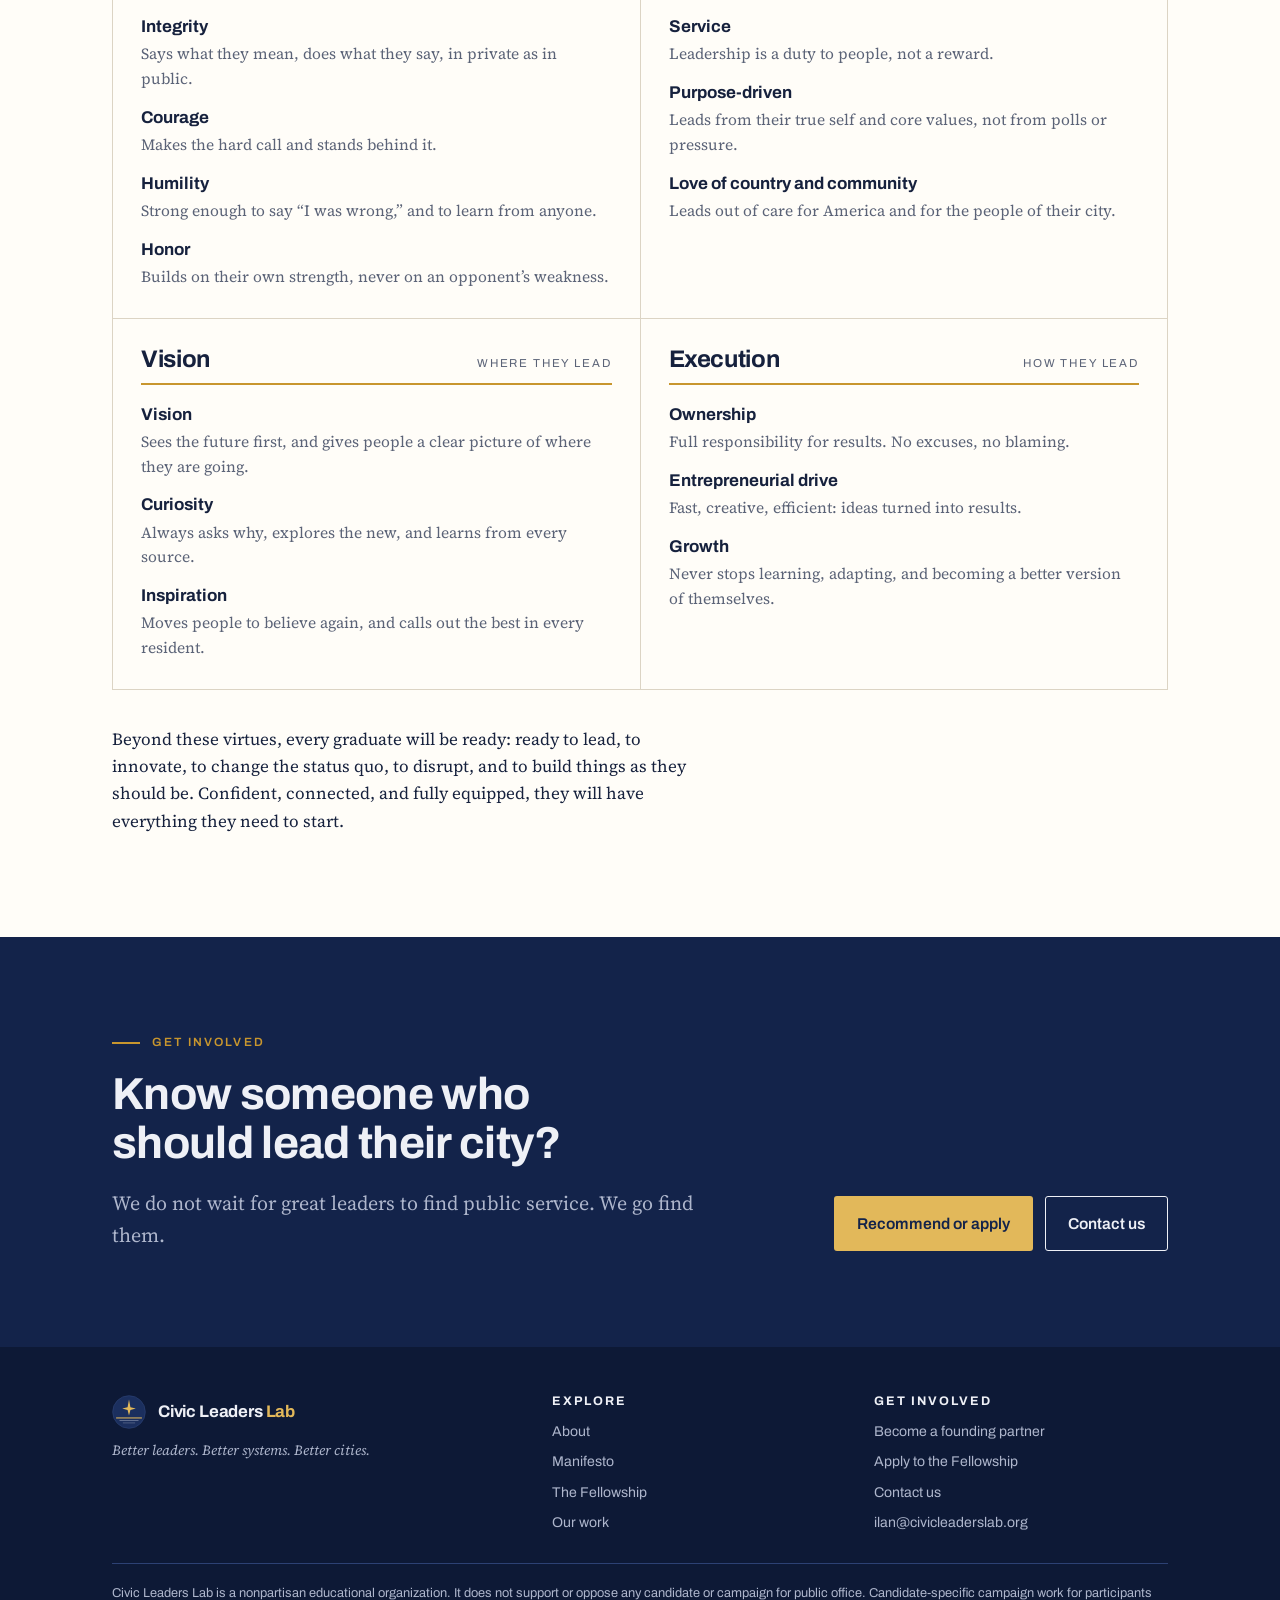
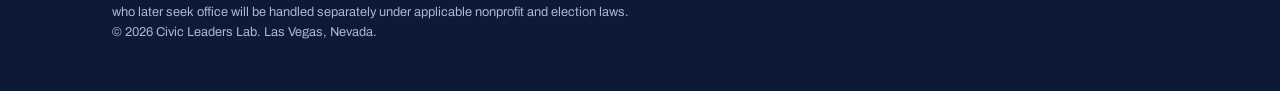
<file: fellowship.html>
<!doctype html>
<html lang="en"><head><meta charset="utf-8"><meta name="viewport" content="width=device-width, initial-scale=1, viewport-fit=cover">
<title>The Fellowship | Civic Leaders Lab</title>
<meta name="description" content="A twelve-month program that turns potential into civic leadership.">
<meta name="claude:viewport-fit-sides" content="cover">
<meta property="og:title" content="The Fellowship | Civic Leaders Lab"><meta property="og:description" content="A twelve-month program that turns potential into civic leadership.">
<link rel="preconnect" href="https://fonts.googleapis.com"><link rel="preconnect" href="https://fonts.gstatic.com" crossorigin><link rel="stylesheet" href="https://fonts.googleapis.com/css2?family=Archivo:wght@400;500;600;700;800&family=Source+Serif+4:ital,opsz,wght@0,8..60,400;0,8..60,600;1,8..60,400&display=swap">
<link rel="icon" href="favicon.svg" type="image/svg+xml">
<link rel="stylesheet" href="styles.css">
</head><body>
<header class="site-header"><div class="wrap">
<a class="brand" href="index.html"><svg class="brand-mark" viewBox="0 0 100 100" aria-hidden="true"><circle cx="50" cy="50" r="48" fill="#1b2f5e" stroke="#2c4174" stroke-width="2"/><path d="M50 13 L54.2 35.8 L70 40 L54.2 44.2 L50 60 L45.8 44.2 L30 40 L45.8 35.8Z" fill="#e2b85a"/><rect x="12" y="66" width="76" height="3" fill="#e2b85a"/><rect x="22" y="74" width="56" height="2.2" fill="#eef0f6" opacity=".45"/><rect x="32" y="81" width="36" height="2.2" fill="#eef0f6" opacity=".3"/></svg><span>Civic Leaders <b>Lab</b></span></a>
<nav class="nav" aria-label="Main"><a href="index.html">Home</a><a href="about.html">About</a><a href="manifesto.html">Manifesto</a><a href="fellowship.html" aria-current="page">Fellowship</a><a href="work.html">Our work</a><a href="contact.html">Contact</a><a class="nav-cta" href="support.html">Founding partners</a></nav>
</div></header><main><section class="hero page-hero"><div class="wrap">
<p class="eyebrow">The leadership program</p><h1>The Fellowship: <span class="gold">built to lead.</span></h1><p class="lede">Twelve months that transform potential into leadership, designed by the best minds we can bring together.</p><div class="btns"><a class="btn btn-gold" href="contact.html#fellowship">Express interest</a></div>
</div><svg class="skyline" viewBox="0 0 1440 220" preserveAspectRatio="none" aria-hidden="true">
<line class="grid" x1="900" y1="40" x2="900" y2="220"/><line class="grid" x1="960" y1="10" x2="960" y2="220"/><line class="grid" x1="1010" y1="60" x2="1010" y2="220"/><line class="grid" x1="1090" y1="30" x2="1090" y2="220"/><line class="grid" x1="1180" y1="80" x2="1180" y2="220"/>
<polyline class="line" points="0,200 120,170 220,190 340,150 430,180 560,120 650,160 760,110 850,150 900,90 960,40 1010,100 1090,60 1180,120 1270,100 1340,150 1440,130"/>
<circle class="dot" cx="960" cy="40" r="4"/><circle class="dot" cx="1090" cy="60" r="3"/><circle class="dot" cx="900" cy="90" r="3"/><circle class="dot" cx="1010" cy="100" r="2.5"/><circle class="dot" cx="1180" cy="120" r="2.5"/>
</svg></section>
<section class="band"><div class="wrap">
<p class="eyebrow">Who we prepare</p><h2>Every office that shapes a city.</h2>
<p class="lede">Elected and appointed.</p>
<div class="grid-2" style="margin-top:32px">
<div class="cell"><span class="k">Elected</span><div class="tags" style="margin-top:4px"><span class="tag">Mayor</span><span class="tag">City council</span><span class="tag">Ward leadership</span><span class="tag">City attorney</span><span class="tag">City auditor</span><span class="tag">City clerk</span><span class="tag">Municipal judge</span><span class="tag">School board</span><span class="tag">County commission</span></div></div>
<div class="cell"><span class="k">Appointed</span><div class="tags" style="margin-top:4px"><span class="tag">City manager</span><span class="tag">Department directors</span><span class="tag">Planning commissions</span><span class="tag">City boards</span></div></div>
</div>
<h3 style="margin-top:56px">The year at a glance</h3>
<div class="quarters"><div class="quarter"><span class="months">Months 1–3</span><h3>The Inner Core</h3><p>Who they are</p></div><div class="quarter"><span class="months">Months 4–6</span><h3>The Voice</h3><p>How they are heard</p></div><div class="quarter"><span class="months">Months 7–9</span><h3>The Strategist</h3><p>How they plan</p></div><div class="quarter"><span class="months">Months 10–12</span><h3>The Builder</h3><p>What they build</p></div></div>
</div></section>

<section class="band paper"><div class="wrap">
<div class="phase"><div><p class="months">Months 1–3</p><h2>The Inner Core</h2></div>
<div><p class="tagline">Every leader begins with themselves.</p><p>In the first three months, each fellow does the deep work of self-awareness: discovering their natural gifts, facing their strengths and weaknesses honestly, and defining their true purpose. Their why must be strong, and it will be challenged again and again through personal coaching, retreats, and intensive seminars. This is also where we learn whether a fellow is real, and leading for the right reasons.</p><div class="tags"><span class="tag">Personal coaching</span><span class="tag">Purpose and values work</span><span class="tag">Opening retreat</span><span class="tag">Breakthrough seminars</span></div></div></div>
<div class="phase"><div><p class="months">Months 4–6</p><h2>The Voice</h2></div>
<div><p class="tagline">A leader who cannot be heard cannot lead.</p><p>Fellows learn to speak with power and authenticity: on a stage, in front of a camera, in a council chamber, or across a kitchen table. They master public speaking, presence, storytelling, media, and social media, and they practice in front of real audiences until their message is clear, confident, and unmistakably their own.</p><div class="tags"><span class="tag">Public speaking</span><span class="tag">Body language and presence</span><span class="tag">Storytelling</span><span class="tag">Media and public relations</span><span class="tag">Social media mastery</span></div></div></div>
<div class="phase"><div><p class="months">Months 7–9</p><h2>The Strategist</h2></div>
<div><p class="tagline">Vision needs a map.</p><p>Fellows learn how cities really work: how budgets are built, how decisions are made, how institutions move, and which civic models succeed or fail, and why. They study political science and public policy, social and development strategy, fundraising, negotiation, and coalition building, so they can turn a vision into a plan that earns support and delivers results.</p><div class="tags"><span class="tag">Civic systems and policy</span><span class="tag">Political science</span><span class="tag">Social strategy</span><span class="tag">Development strategy</span><span class="tag">Fundraising</span><span class="tag">Negotiation and coalitions</span></div></div></div>
<div class="phase"><div><p class="months">Months 10–12</p><h2>The Builder</h2></div>
<div><p class="tagline">Ideas are only real when they are built.</p><p>In the final quarter, each fellow takes on a real problem facing a real city and designs the solution, with a team, a budget, a timeline, and measurable results. They learn to attract top talent, build systems that scale, leverage their connections, and lead with AI and data. The year ends at Civic Demo Day, where fellows present their plans to partners, experts, and the public.</p><div class="tags"><span class="tag">Attracting top talent</span><span class="tag">Systems that scale</span><span class="tag">Leveraging connections</span><span class="tag">Leading with AI and data</span><span class="tag">Civic Demo Day</span></div></div></div>
<p class="callout" style="margin-top:24px">After twelve months, every graduate is ready to carry the message into any city: <span class="gold">to put these qualities into action, create change, and spread the movement.</span></p>
</div></section>

<section class="band on-navy"><div class="wrap">
<p class="eyebrow">Throughout the year</p><h2>Support at every step.</h2>
<div class="grid-4" style="margin-top:36px">
<div class="cell"><h4>A mentor for every fellow</h4><p>A current or former mayor, council member, or city manager.</p></div>
<div class="cell"><h4>A cohort</h4><p>Fellows learn, challenge, and hold each other accountable.</p></div>
<div class="cell"><h4>Study tours</h4><p>Visits to the cities doing it best.</p></div>
<div class="cell"><h4>Certification</h4><p>Graduates become Civic Leaders Lab Fellows.</p></div>
</div>
<p class="lede" style="margin-top:36px">Delivered through personal and group learning, inside and outside the classroom: private coaching, university and college courses, online education, group learning, seminars and events.</p>
</div></section>

<section class="band"><div class="wrap split">
<div><p class="eyebrow">Partner programs</p><h2>Open-enrollment courses.</h2><p class="lede">Courses fellows can join with no prerequisites.</p></div>
<div class="rows"><div class="row"><h3 class="gold-label">Negotiation and Leadership</h3><p>Program on Negotiation at Harvard Law School</p></div><div class="row"><h3 class="gold-label">Principles and Techniques of Fundraising</h3><p>The Fund Raising School, Indiana University. Online, with certificate.</p></div><div class="row"><h3 class="gold-label">Google AI Essentials</h3><p>Online, self-paced, with certificate.</p></div><div class="row"><h3 class="gold-label">Political science and public policy</h3><p>Open online courses from leading universities, with certificates.</p></div><div class="row"><h3 class="gold-label">Public speaking</h3><p>Dale Carnegie and Toastmasters.</p></div></div>
</div></section>

<section class="band paper"><div class="wrap">
<p class="eyebrow">After the program</p><h2>The leader we build.</h2>
<p class="lede" style="margin-bottom:36px">Character first. Purpose always. Vision ahead. Results that prove it.</p>
<div class="virtues">
<article class="virtue"><header><h3>Character</h3><small>Who the leader is</small></header><dl>
<div><dt>Integrity</dt><dd>Says what they mean, does what they say, in private as in public.</dd></div>
<div><dt>Courage</dt><dd>Makes the hard call and stands behind it.</dd></div>
<div><dt>Humility</dt><dd>Strong enough to say &ldquo;I was wrong,&rdquo; and to learn from anyone.</dd></div>
<div><dt>Honor</dt><dd>Builds on their own strength, never on an opponent&rsquo;s weakness.</dd></div></dl></article>
<article class="virtue"><header><h3>Purpose</h3><small>Why they lead</small></header><dl>
<div><dt>Service</dt><dd>Leadership is a duty to people, not a reward.</dd></div>
<div><dt>Purpose-driven</dt><dd>Leads from their true self and core values, not from polls or pressure.</dd></div>
<div><dt>Love of country and community</dt><dd>Leads out of care for America and for the people of their city.</dd></div></dl></article>
<article class="virtue"><header><h3>Vision</h3><small>Where they lead</small></header><dl>
<div><dt>Vision</dt><dd>Sees the future first, and gives people a clear picture of where they are going.</dd></div>
<div><dt>Curiosity</dt><dd>Always asks why, explores the new, and learns from every source.</dd></div>
<div><dt>Inspiration</dt><dd>Moves people to believe again, and calls out the best in every resident.</dd></div></dl></article>
<article class="virtue"><header><h3>Execution</h3><small>How they lead</small></header><dl>
<div><dt>Ownership</dt><dd>Full responsibility for results. No excuses, no blaming.</dd></div>
<div><dt>Entrepreneurial drive</dt><dd>Fast, creative, efficient: ideas turned into results.</dd></div>
<div><dt>Growth</dt><dd>Never stops learning, adapting, and becoming a better version of themselves.</dd></div></dl></article>
</div>
<p class="prose" style="margin-top:36px">Beyond these virtues, every graduate will be ready: ready to lead, to innovate, to change the status quo, to disrupt, and to build things as they should be. Confident, connected, and fully equipped, they will have everything they need to start.</p>
</div></section>
<section class="cta-band"><div class="wrap">
<div><p class="eyebrow">Get involved</p><h2>Know someone who should lead their city?</h2><p class="lede" style="color:var(--on-navy-muted)">We do not wait for great leaders to find public service. We go find them.</p></div>
<div class="btns" style="margin-top:0"><a class="btn btn-gold" href="contact.html#fellowship">Recommend or apply</a><a class="btn btn-ghost" href="contact.html">Contact us</a></div>
</div></section></main><footer class="site-footer"><div class="wrap">
<div><a class="brand" href="index.html"><svg class="brand-mark" viewBox="0 0 100 100" aria-hidden="true"><circle cx="50" cy="50" r="48" fill="#1b2f5e" stroke="#2c4174" stroke-width="2"/><path d="M50 13 L54.2 35.8 L70 40 L54.2 44.2 L50 60 L45.8 44.2 L30 40 L45.8 35.8Z" fill="#e2b85a"/><rect x="12" y="66" width="76" height="3" fill="#e2b85a"/><rect x="22" y="74" width="56" height="2.2" fill="#eef0f6" opacity=".45"/><rect x="32" y="81" width="36" height="2.2" fill="#eef0f6" opacity=".3"/></svg><span style="color:#eef0f6">Civic Leaders <b>Lab</b></span></a>
<p class="foot-tag">Better leaders. Better systems. Better cities.</p></div>
<div><h4>Explore</h4><ul><li><a href="about.html">About</a></li><li><a href="manifesto.html">Manifesto</a></li><li><a href="fellowship.html">The Fellowship</a></li><li><a href="work.html">Our work</a></li></ul></div>
<div><h4>Get involved</h4><ul><li><a href="support.html">Become a founding partner</a></li><li><a href="contact.html#fellowship">Apply to the Fellowship</a></li><li><a href="contact.html">Contact us</a></li><li>ilan@civicleaderslab.org</li></ul></div>
<p class="legal">Civic Leaders Lab is a nonpartisan educational organization. It does not support or oppose any candidate or campaign for public office. Candidate-specific campaign work for participants who later seek office will be handled separately under applicable nonprofit and election laws.<br>&copy; 2026 Civic Leaders Lab. Las Vegas, Nevada.</p>
</div></footer>
</body></html>
</file>
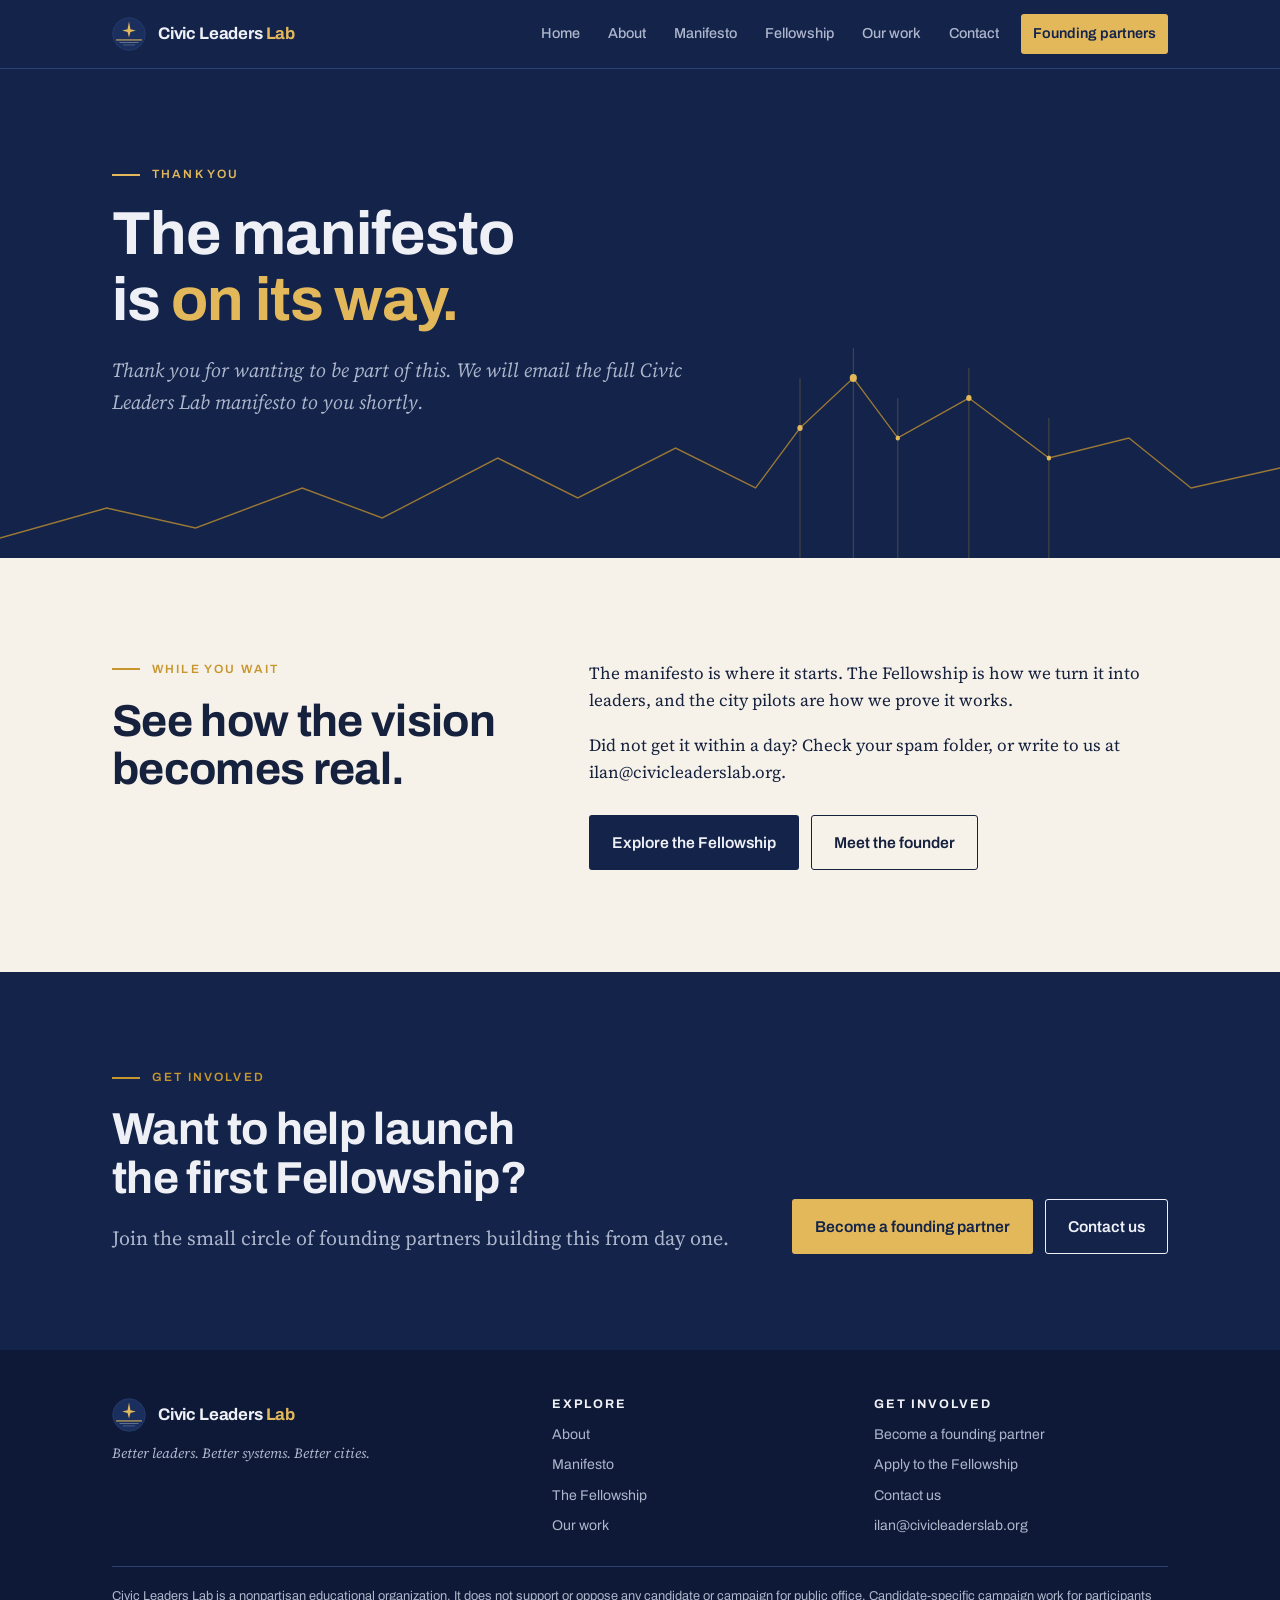
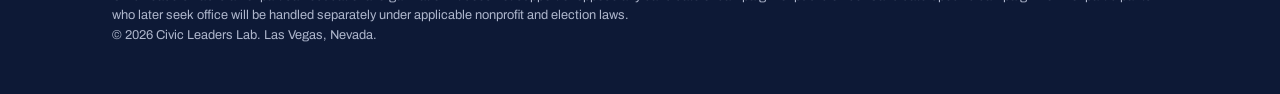
<file: manifesto-thanks.html>
<!doctype html>
<html lang="en"><head><meta charset="utf-8"><meta name="viewport" content="width=device-width, initial-scale=1, viewport-fit=cover">
<title>Thank you | Civic Leaders Lab</title>
<meta name="description" content="The Civic Leaders Lab manifesto is on its way.">
<meta name="claude:viewport-fit-sides" content="cover">
<meta property="og:title" content="Thank you | Civic Leaders Lab"><meta property="og:description" content="The Civic Leaders Lab manifesto is on its way.">
<link rel="preconnect" href="https://fonts.googleapis.com"><link rel="preconnect" href="https://fonts.gstatic.com" crossorigin><link rel="stylesheet" href="https://fonts.googleapis.com/css2?family=Archivo:wght@400;500;600;700;800&family=Source+Serif+4:ital,opsz,wght@0,8..60,400;0,8..60,600;1,8..60,400&display=swap">
<link rel="icon" href="favicon.svg" type="image/svg+xml">
<link rel="stylesheet" href="styles.css">
</head><body>
<header class="site-header"><div class="wrap">
<a class="brand" href="index.html"><svg class="brand-mark" viewBox="0 0 100 100" aria-hidden="true"><circle cx="50" cy="50" r="48" fill="#1b2f5e" stroke="#2c4174" stroke-width="2"/><path d="M50 13 L54.2 35.8 L70 40 L54.2 44.2 L50 60 L45.8 44.2 L30 40 L45.8 35.8Z" fill="#e2b85a"/><rect x="12" y="66" width="76" height="3" fill="#e2b85a"/><rect x="22" y="74" width="56" height="2.2" fill="#eef0f6" opacity=".45"/><rect x="32" y="81" width="36" height="2.2" fill="#eef0f6" opacity=".3"/></svg><span>Civic Leaders <b>Lab</b></span></a>
<nav class="nav" aria-label="Main"><a href="index.html">Home</a><a href="about.html">About</a><a href="manifesto.html">Manifesto</a><a href="fellowship.html">Fellowship</a><a href="work.html">Our work</a><a href="contact.html">Contact</a><a class="nav-cta" href="support.html">Founding partners</a></nav>
</div></header><main><section class="hero page-hero"><div class="wrap">
<p class="eyebrow">Thank you</p><h1>The manifesto is <span class="gold">on its way.</span></h1><p class="lede">Thank you for wanting to be part of this. We will email the full Civic Leaders Lab manifesto to you shortly.</p>
</div><svg class="skyline" viewBox="0 0 1440 220" preserveAspectRatio="none" aria-hidden="true">
<line class="grid" x1="900" y1="40" x2="900" y2="220"/><line class="grid" x1="960" y1="10" x2="960" y2="220"/><line class="grid" x1="1010" y1="60" x2="1010" y2="220"/><line class="grid" x1="1090" y1="30" x2="1090" y2="220"/><line class="grid" x1="1180" y1="80" x2="1180" y2="220"/>
<polyline class="line" points="0,200 120,170 220,190 340,150 430,180 560,120 650,160 760,110 850,150 900,90 960,40 1010,100 1090,60 1180,120 1270,100 1340,150 1440,130"/>
<circle class="dot" cx="960" cy="40" r="4"/><circle class="dot" cx="1090" cy="60" r="3"/><circle class="dot" cx="900" cy="90" r="3"/><circle class="dot" cx="1010" cy="100" r="2.5"/><circle class="dot" cx="1180" cy="120" r="2.5"/>
</svg></section>
<section class="band"><div class="wrap split">
<div><p class="eyebrow">While you wait</p><h2>See how the vision becomes real.</h2></div>
<div class="stack"><div class="prose"><p>The manifesto is where it starts. The Fellowship is how we turn it into leaders, and the city pilots are how we prove it works.</p>
<p>Did not get it within a day? Check your spam folder, or write to us at ilan@civicleaderslab.org.</p></div>
<div class="btns" style="margin-top:0"><a class="btn btn-navy" href="fellowship.html">Explore the Fellowship</a><a class="btn btn-ghost" href="about.html">Meet the founder</a></div></div>
</div></section>
<section class="cta-band"><div class="wrap">
<div><p class="eyebrow">Get involved</p><h2>Want to help launch the first Fellowship?</h2><p class="lede" style="color:var(--on-navy-muted)">Join the small circle of founding partners building this from day one.</p></div>
<div class="btns" style="margin-top:0"><a class="btn btn-gold" href="support.html">Become a founding partner</a><a class="btn btn-ghost" href="contact.html">Contact us</a></div>
</div></section></main><footer class="site-footer"><div class="wrap">
<div><a class="brand" href="index.html"><svg class="brand-mark" viewBox="0 0 100 100" aria-hidden="true"><circle cx="50" cy="50" r="48" fill="#1b2f5e" stroke="#2c4174" stroke-width="2"/><path d="M50 13 L54.2 35.8 L70 40 L54.2 44.2 L50 60 L45.8 44.2 L30 40 L45.8 35.8Z" fill="#e2b85a"/><rect x="12" y="66" width="76" height="3" fill="#e2b85a"/><rect x="22" y="74" width="56" height="2.2" fill="#eef0f6" opacity=".45"/><rect x="32" y="81" width="36" height="2.2" fill="#eef0f6" opacity=".3"/></svg><span style="color:#eef0f6">Civic Leaders <b>Lab</b></span></a>
<p class="foot-tag">Better leaders. Better systems. Better cities.</p></div>
<div><h4>Explore</h4><ul><li><a href="about.html">About</a></li><li><a href="manifesto.html">Manifesto</a></li><li><a href="fellowship.html">The Fellowship</a></li><li><a href="work.html">Our work</a></li></ul></div>
<div><h4>Get involved</h4><ul><li><a href="support.html">Become a founding partner</a></li><li><a href="contact.html#fellowship">Apply to the Fellowship</a></li><li><a href="contact.html">Contact us</a></li><li>ilan@civicleaderslab.org</li></ul></div>
<p class="legal">Civic Leaders Lab is a nonpartisan educational organization. It does not support or oppose any candidate or campaign for public office. Candidate-specific campaign work for participants who later seek office will be handled separately under applicable nonprofit and election laws.<br>&copy; 2026 Civic Leaders Lab. Las Vegas, Nevada.</p>
</div></footer>
</body></html>
</file>
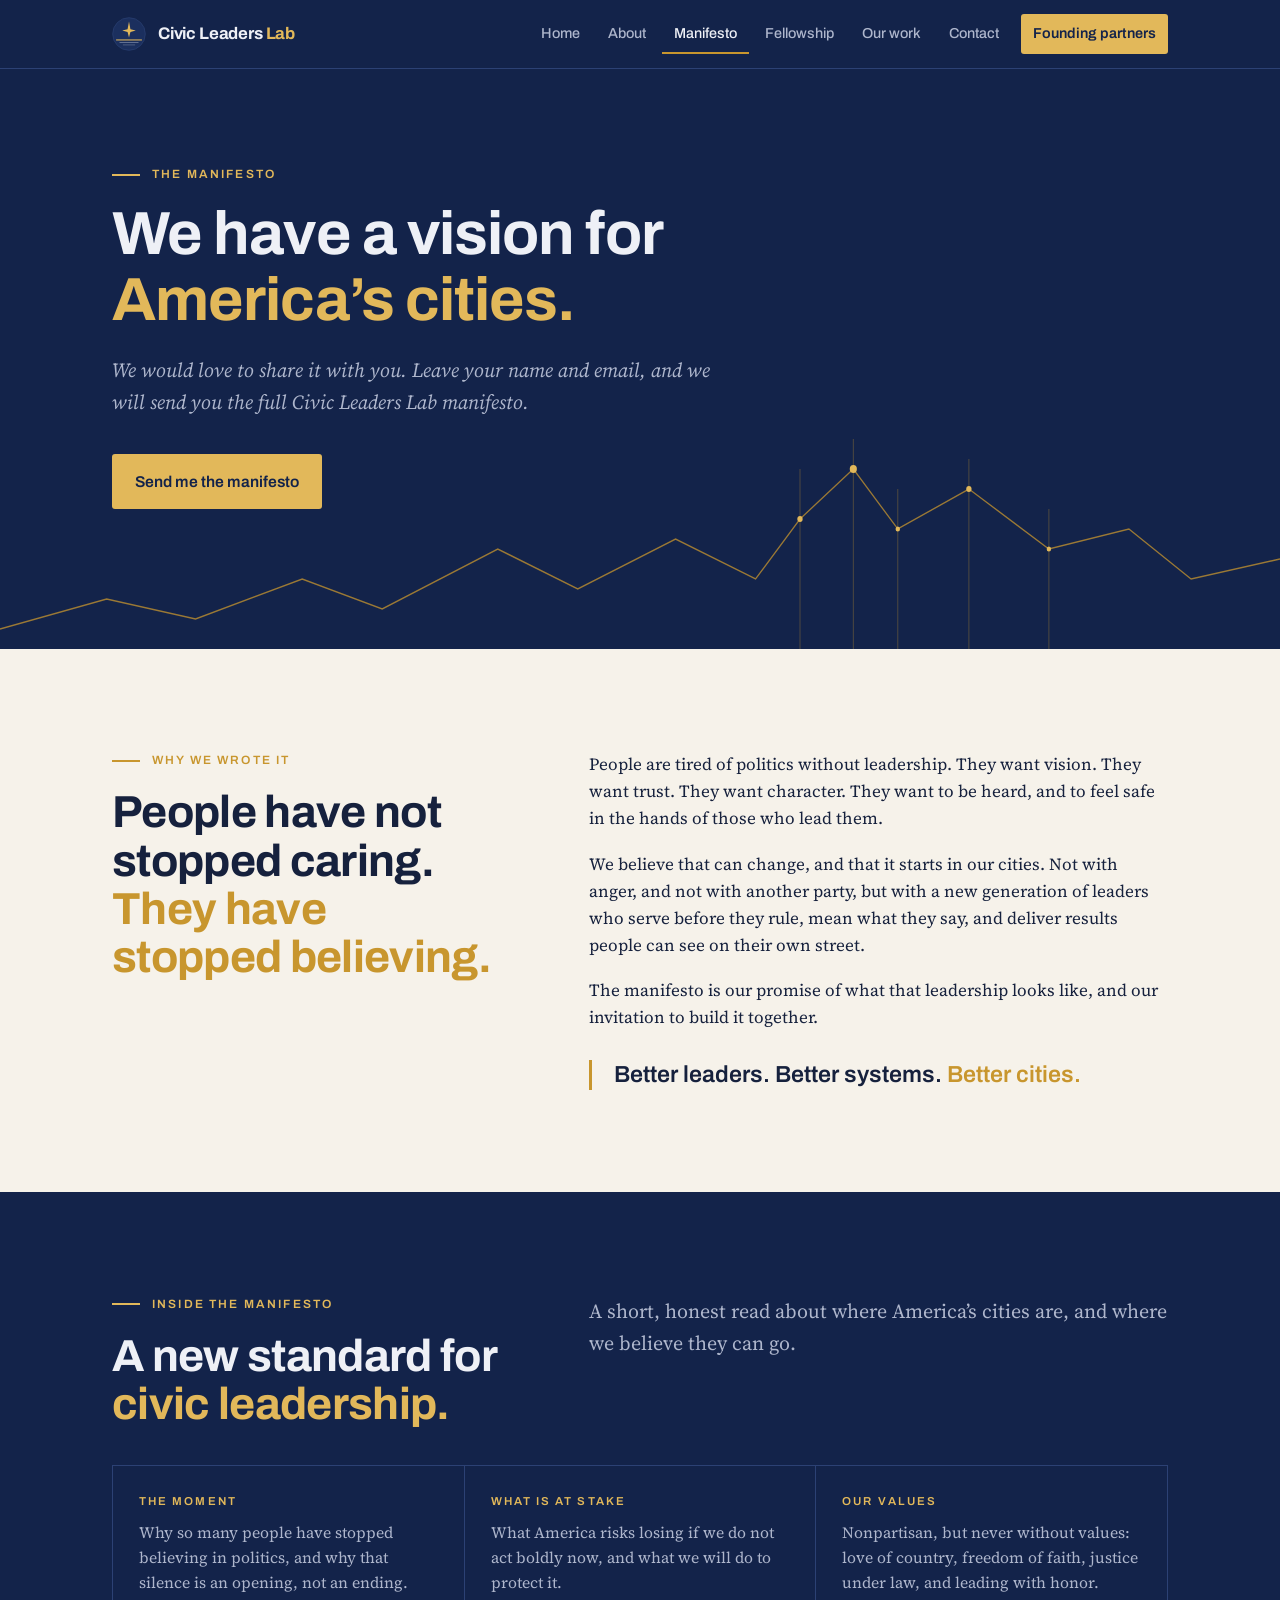
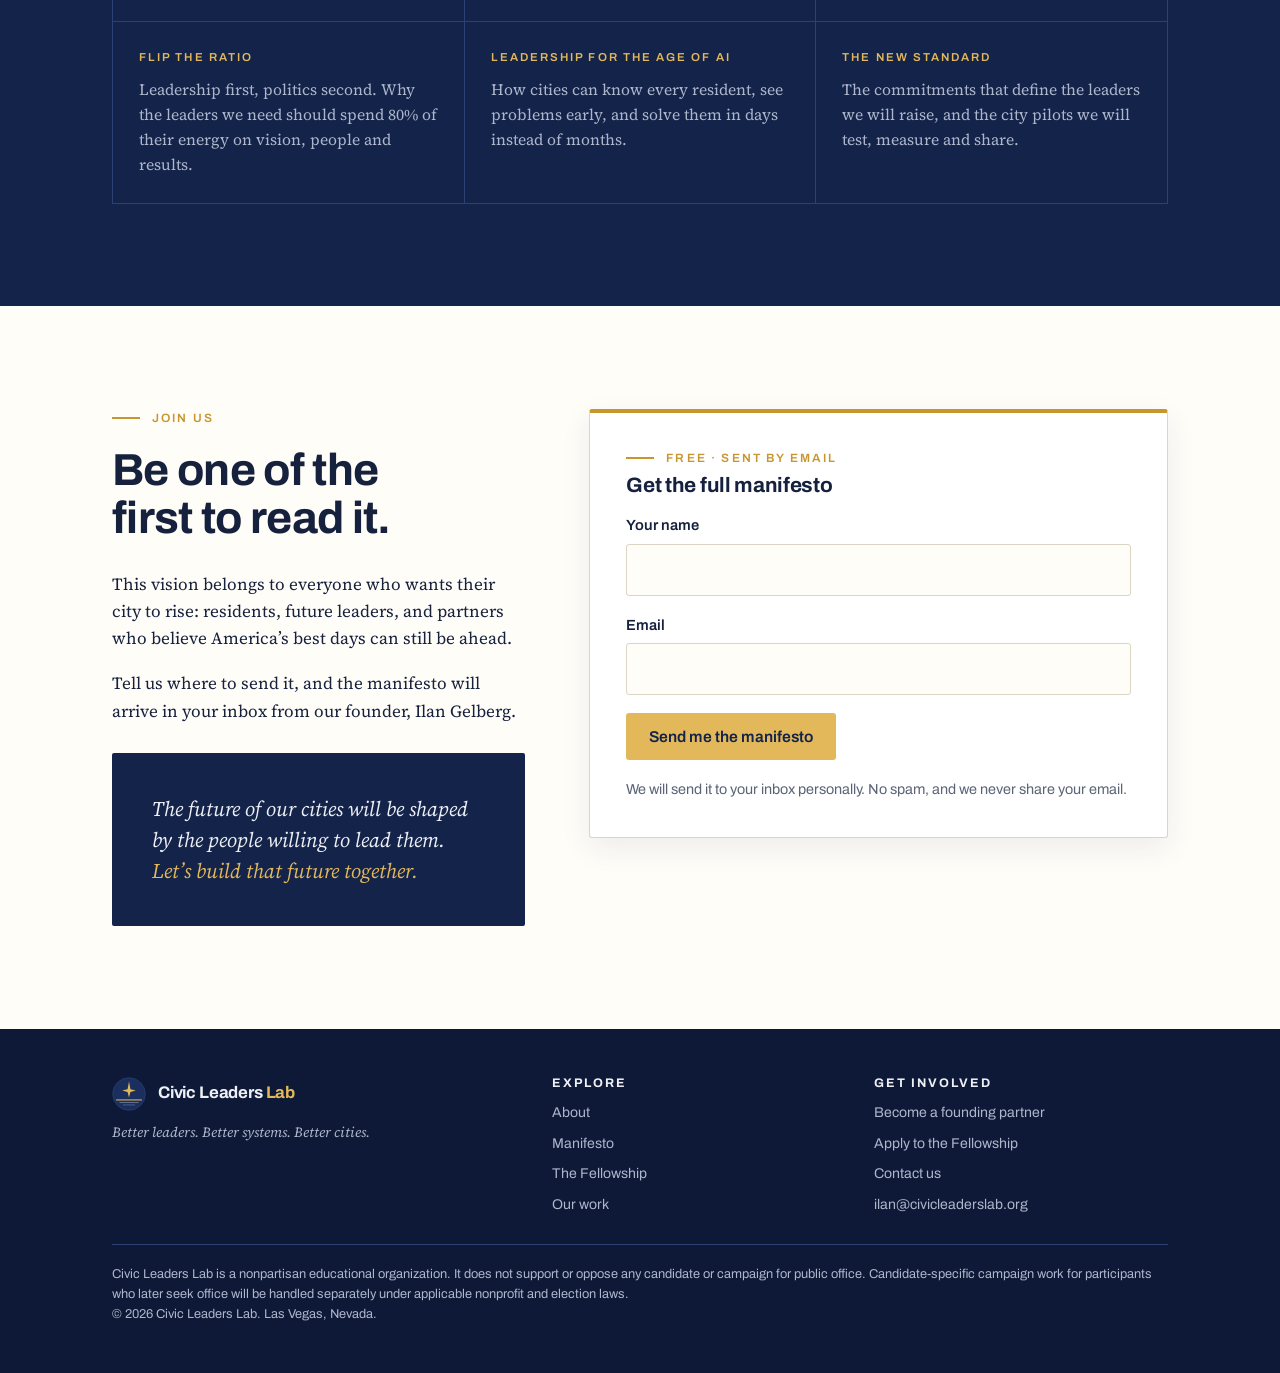
<file: manifesto.html>
<!doctype html>
<html lang="en"><head><meta charset="utf-8"><meta name="viewport" content="width=device-width, initial-scale=1, viewport-fit=cover">
<title>Manifesto | Civic Leaders Lab</title>
<meta name="description" content="We have a vision for America's cities. Get the Civic Leaders Lab manifesto by email.">
<meta name="claude:viewport-fit-sides" content="cover">
<meta property="og:title" content="Manifesto | Civic Leaders Lab"><meta property="og:description" content="We have a vision for America's cities. Get the Civic Leaders Lab manifesto by email.">
<link rel="preconnect" href="https://fonts.googleapis.com"><link rel="preconnect" href="https://fonts.gstatic.com" crossorigin><link rel="stylesheet" href="https://fonts.googleapis.com/css2?family=Archivo:wght@400;500;600;700;800&family=Source+Serif+4:ital,opsz,wght@0,8..60,400;0,8..60,600;1,8..60,400&display=swap">
<link rel="icon" href="favicon.svg" type="image/svg+xml">
<link rel="stylesheet" href="styles.css">
</head><body>
<header class="site-header"><div class="wrap">
<a class="brand" href="index.html"><svg class="brand-mark" viewBox="0 0 100 100" aria-hidden="true"><circle cx="50" cy="50" r="48" fill="#1b2f5e" stroke="#2c4174" stroke-width="2"/><path d="M50 13 L54.2 35.8 L70 40 L54.2 44.2 L50 60 L45.8 44.2 L30 40 L45.8 35.8Z" fill="#e2b85a"/><rect x="12" y="66" width="76" height="3" fill="#e2b85a"/><rect x="22" y="74" width="56" height="2.2" fill="#eef0f6" opacity=".45"/><rect x="32" y="81" width="36" height="2.2" fill="#eef0f6" opacity=".3"/></svg><span>Civic Leaders <b>Lab</b></span></a>
<nav class="nav" aria-label="Main"><a href="index.html">Home</a><a href="about.html">About</a><a href="manifesto.html" aria-current="page">Manifesto</a><a href="fellowship.html">Fellowship</a><a href="work.html">Our work</a><a href="contact.html">Contact</a><a class="nav-cta" href="support.html">Founding partners</a></nav>
</div></header><main><section class="hero page-hero"><div class="wrap">
<p class="eyebrow">The manifesto</p><h1>We have a vision for <span class="gold">America&rsquo;s cities.</span></h1><p class="lede">We would love to share it with you. Leave your name and email, and we will send you the full Civic Leaders Lab manifesto.</p><div class="btns"><a class="btn btn-gold" href="#get-it">Send me the manifesto</a></div>
</div><svg class="skyline" viewBox="0 0 1440 220" preserveAspectRatio="none" aria-hidden="true">
<line class="grid" x1="900" y1="40" x2="900" y2="220"/><line class="grid" x1="960" y1="10" x2="960" y2="220"/><line class="grid" x1="1010" y1="60" x2="1010" y2="220"/><line class="grid" x1="1090" y1="30" x2="1090" y2="220"/><line class="grid" x1="1180" y1="80" x2="1180" y2="220"/>
<polyline class="line" points="0,200 120,170 220,190 340,150 430,180 560,120 650,160 760,110 850,150 900,90 960,40 1010,100 1090,60 1180,120 1270,100 1340,150 1440,130"/>
<circle class="dot" cx="960" cy="40" r="4"/><circle class="dot" cx="1090" cy="60" r="3"/><circle class="dot" cx="900" cy="90" r="3"/><circle class="dot" cx="1010" cy="100" r="2.5"/><circle class="dot" cx="1180" cy="120" r="2.5"/>
</svg></section>
<section class="band"><div class="wrap split">
<div><p class="eyebrow">Why we wrote it</p><h2>People have not stopped caring. <span class="gold">They have stopped believing.</span></h2></div>
<div class="stack"><div class="prose">
<p>People are tired of politics without leadership. They want vision. They want trust. They want character. They want to be heard, and to feel safe in the hands of those who lead them.</p>
<p>We believe that can change, and that it starts in our cities. Not with anger, and not with another party, but with a new generation of leaders who serve before they rule, mean what they say, and deliver results people can see on their own street.</p>
<p>The manifesto is our promise of what that leadership looks like, and our invitation to build it together.</p></div>
<p class="pull">Better leaders. Better systems. <span class="gold">Better cities.</span></p></div>
</div></section>

<section class="band on-navy"><div class="wrap">
<div class="split" style="margin-bottom:36px"><div><p class="eyebrow">Inside the manifesto</p><h2>A new standard for <span class="gold">civic leadership.</span></h2></div>
<p class="lede" style="margin-top:0">A short, honest read about where America&rsquo;s cities are, and where we believe they can go.</p></div>
<div class="grid-3">
<div class="cell"><span class="k">The moment</span><p>Why so many people have stopped believing in politics, and why that silence is an opening, not an ending.</p></div>
<div class="cell"><span class="k">What is at stake</span><p>What America risks losing if we do not act boldly now, and what we will do to protect it.</p></div>
<div class="cell"><span class="k">Our values</span><p>Nonpartisan, but never without values: love of country, freedom of faith, justice under law, and leading with honor.</p></div>
<div class="cell"><span class="k">Flip the ratio</span><p>Leadership first, politics second. Why the leaders we need should spend 80% of their energy on vision, people and results.</p></div>
<div class="cell"><span class="k">Leadership for the age of AI</span><p>How cities can know every resident, see problems early, and solve them in days instead of months.</p></div>
<div class="cell"><span class="k">The New Standard</span><p>The commitments that define the leaders we will raise, and the city pilots we will test, measure and share.</p></div>
</div>
</div></section>

<section class="band paper" id="get-it"><div class="wrap split">
<div class="stack"><div><p class="eyebrow">Join us</p><h2>Be one of the first to read it.</h2></div>
<div class="prose"><p>This vision belongs to everyone who wants their city to rise: residents, future leaders, and partners who believe America&rsquo;s best days can still be ahead.</p>
<p>Tell us where to send it, and the manifesto will arrive in your inbox from our founder, Ilan Gelberg.</p></div>
<p class="callout">The future of our cities will be shaped by the people willing to lead them. <span class="gold">Let&rsquo;s build that future together.</span></p></div>
<form class="form signup-card" id="manifesto-form" name="manifesto" method="POST" action="manifesto-thanks.html" data-netlify="true" netlify-honeypot="bot-field">
<input type="hidden" name="form-name" value="manifesto">
<p hidden><label>Leave empty <input name="bot-field"></label></p>
<div><p class="eyebrow" style="margin-bottom:6px">Free &middot; Sent by email</p><h3 style="margin:0">Get the full manifesto</h3></div>
<div class="field"><label for="m-name">Your name</label><input id="m-name" name="name" autocomplete="name" required></div>
<div class="field"><label for="m-email">Email</label><input id="m-email" name="email" type="email" autocomplete="email" required></div>
<div><button class="btn btn-gold" type="submit">Send me the manifesto</button></div>
<p class="form-note">We will send it to your inbox personally. No spam, and we never share your email.</p>
<p class="form-done" id="manifesto-done" hidden>Thanks. This is a preview, so nothing was sent. The form goes live once the site is online.</p>
</form>
</div></section>
<script>
(function () {
  var live = /(civicleaderslab\.org|netlify\.app)$/.test(location.hostname);
  document.getElementById('manifesto-form').addEventListener('submit', function (e) {
    if (live) return;
    e.preventDefault();
    document.getElementById('manifesto-done').hidden = false;
  });
})();
</script>
</main><footer class="site-footer"><div class="wrap">
<div><a class="brand" href="index.html"><svg class="brand-mark" viewBox="0 0 100 100" aria-hidden="true"><circle cx="50" cy="50" r="48" fill="#1b2f5e" stroke="#2c4174" stroke-width="2"/><path d="M50 13 L54.2 35.8 L70 40 L54.2 44.2 L50 60 L45.8 44.2 L30 40 L45.8 35.8Z" fill="#e2b85a"/><rect x="12" y="66" width="76" height="3" fill="#e2b85a"/><rect x="22" y="74" width="56" height="2.2" fill="#eef0f6" opacity=".45"/><rect x="32" y="81" width="36" height="2.2" fill="#eef0f6" opacity=".3"/></svg><span style="color:#eef0f6">Civic Leaders <b>Lab</b></span></a>
<p class="foot-tag">Better leaders. Better systems. Better cities.</p></div>
<div><h4>Explore</h4><ul><li><a href="about.html">About</a></li><li><a href="manifesto.html">Manifesto</a></li><li><a href="fellowship.html">The Fellowship</a></li><li><a href="work.html">Our work</a></li></ul></div>
<div><h4>Get involved</h4><ul><li><a href="support.html">Become a founding partner</a></li><li><a href="contact.html#fellowship">Apply to the Fellowship</a></li><li><a href="contact.html">Contact us</a></li><li>ilan@civicleaderslab.org</li></ul></div>
<p class="legal">Civic Leaders Lab is a nonpartisan educational organization. It does not support or oppose any candidate or campaign for public office. Candidate-specific campaign work for participants who later seek office will be handled separately under applicable nonprofit and election laws.<br>&copy; 2026 Civic Leaders Lab. Las Vegas, Nevada.</p>
</div></footer>
</body></html>
</file>
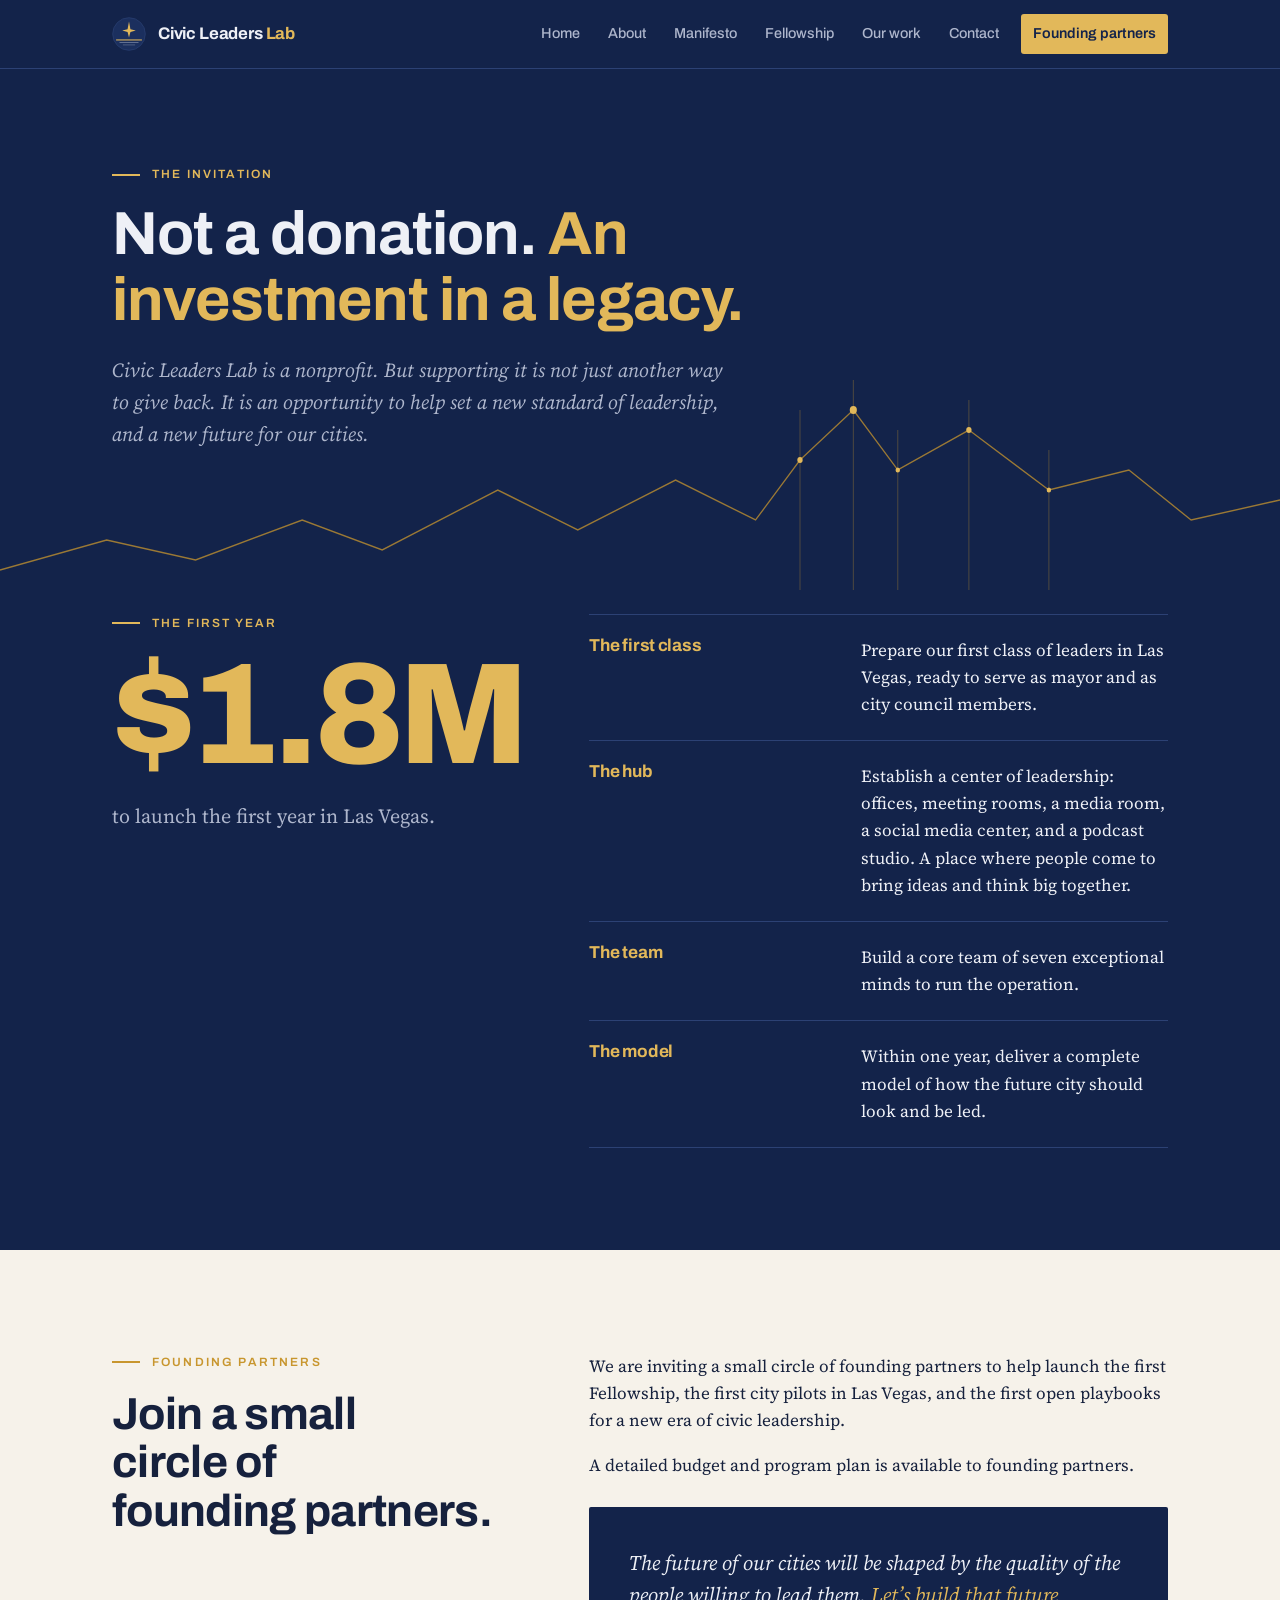
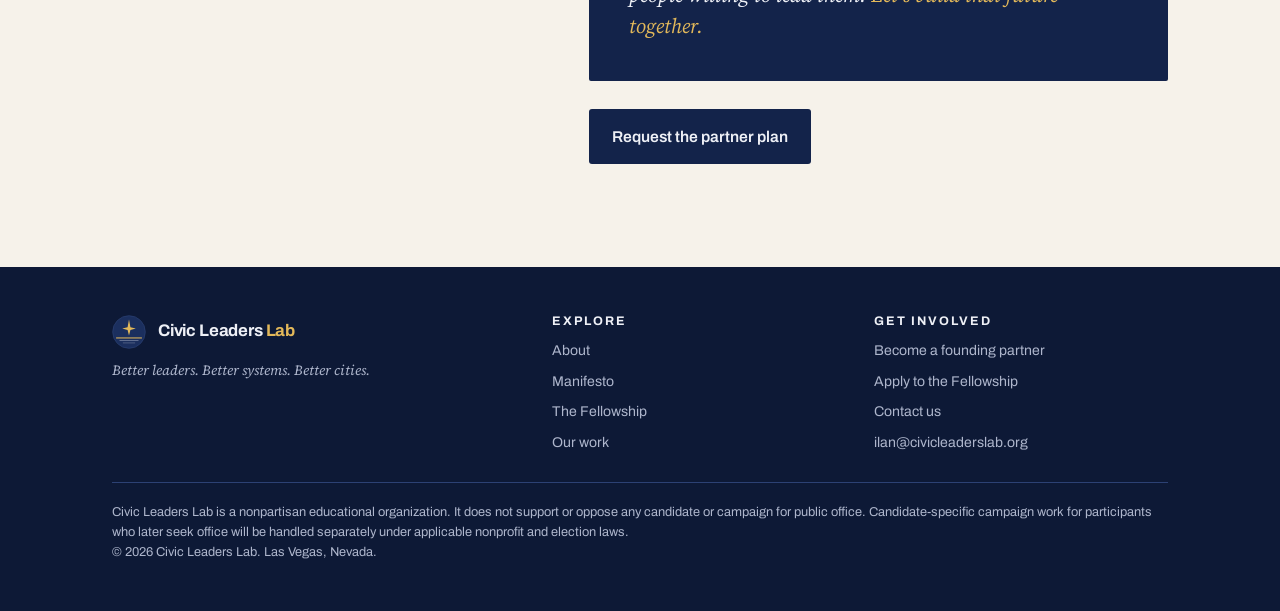
<file: support.html>
<!doctype html>
<html lang="en"><head><meta charset="utf-8"><meta name="viewport" content="width=device-width, initial-scale=1, viewport-fit=cover">
<title>Founding partners | Civic Leaders Lab</title>
<meta name="description" content="Help launch the first year of Civic Leaders Lab in Las Vegas.">
<meta name="claude:viewport-fit-sides" content="cover">
<meta property="og:title" content="Founding partners | Civic Leaders Lab"><meta property="og:description" content="Help launch the first year of Civic Leaders Lab in Las Vegas.">
<link rel="preconnect" href="https://fonts.googleapis.com"><link rel="preconnect" href="https://fonts.gstatic.com" crossorigin><link rel="stylesheet" href="https://fonts.googleapis.com/css2?family=Archivo:wght@400;500;600;700;800&family=Source+Serif+4:ital,opsz,wght@0,8..60,400;0,8..60,600;1,8..60,400&display=swap">
<link rel="icon" href="favicon.svg" type="image/svg+xml">
<link rel="stylesheet" href="styles.css">
</head><body>
<header class="site-header"><div class="wrap">
<a class="brand" href="index.html"><svg class="brand-mark" viewBox="0 0 100 100" aria-hidden="true"><circle cx="50" cy="50" r="48" fill="#1b2f5e" stroke="#2c4174" stroke-width="2"/><path d="M50 13 L54.2 35.8 L70 40 L54.2 44.2 L50 60 L45.8 44.2 L30 40 L45.8 35.8Z" fill="#e2b85a"/><rect x="12" y="66" width="76" height="3" fill="#e2b85a"/><rect x="22" y="74" width="56" height="2.2" fill="#eef0f6" opacity=".45"/><rect x="32" y="81" width="36" height="2.2" fill="#eef0f6" opacity=".3"/></svg><span>Civic Leaders <b>Lab</b></span></a>
<nav class="nav" aria-label="Main"><a href="index.html">Home</a><a href="about.html">About</a><a href="manifesto.html">Manifesto</a><a href="fellowship.html">Fellowship</a><a href="work.html">Our work</a><a href="contact.html">Contact</a><a class="nav-cta" href="support.html">Founding partners</a></nav>
</div></header><main><section class="hero page-hero"><div class="wrap">
<p class="eyebrow">The invitation</p><h1>Not a donation. <span class="gold">An investment in a legacy.</span></h1><p class="lede">Civic Leaders Lab is a nonprofit. But supporting it is not just another way to give back. It is an opportunity to help set a new standard of leadership, and a new future for our cities.</p>
</div><svg class="skyline" viewBox="0 0 1440 220" preserveAspectRatio="none" aria-hidden="true">
<line class="grid" x1="900" y1="40" x2="900" y2="220"/><line class="grid" x1="960" y1="10" x2="960" y2="220"/><line class="grid" x1="1010" y1="60" x2="1010" y2="220"/><line class="grid" x1="1090" y1="30" x2="1090" y2="220"/><line class="grid" x1="1180" y1="80" x2="1180" y2="220"/>
<polyline class="line" points="0,200 120,170 220,190 340,150 430,180 560,120 650,160 760,110 850,150 900,90 960,40 1010,100 1090,60 1180,120 1270,100 1340,150 1440,130"/>
<circle class="dot" cx="960" cy="40" r="4"/><circle class="dot" cx="1090" cy="60" r="3"/><circle class="dot" cx="900" cy="90" r="3"/><circle class="dot" cx="1010" cy="100" r="2.5"/><circle class="dot" cx="1180" cy="120" r="2.5"/>
</svg></section>
<section class="band on-navy" style="padding-top:24px"><div class="wrap split">
<div><p class="eyebrow">The first year</p><div class="big">$1.8M</div><p class="lede">to launch the first year in Las Vegas.</p></div>
<div class="rows"><div class="row"><h3 class="gold-label">The first class</h3><p>Prepare our first class of leaders in Las Vegas, ready to serve as mayor and as city council members.</p></div><div class="row"><h3 class="gold-label">The hub</h3><p>Establish a center of leadership: offices, meeting rooms, a media room, a social media center, and a podcast studio. A place where people come to bring ideas and think big together.</p></div><div class="row"><h3 class="gold-label">The team</h3><p>Build a core team of seven exceptional minds to run the operation.</p></div><div class="row"><h3 class="gold-label">The model</h3><p>Within one year, deliver a complete model of how the future city should look and be led.</p></div></div>
</div></section>

<section class="band"><div class="wrap split">
<div><p class="eyebrow">Founding partners</p><h2>Join a small circle of founding partners.</h2></div>
<div class="stack"><div class="prose">
<p>We are inviting a small circle of founding partners to help launch the first Fellowship, the first city pilots in Las Vegas, and the first open playbooks for a new era of civic leadership.</p>
<p>A detailed budget and program plan is available to founding partners.</p></div>
<p class="callout">The future of our cities will be shaped by the quality of the people willing to lead them. <span class="gold">Let&rsquo;s build that future together.</span></p>
<div class="btns" style="margin-top:0"><a class="btn btn-navy" href="contact.html#partner">Request the partner plan</a></div></div>
</div></section>
</main><footer class="site-footer"><div class="wrap">
<div><a class="brand" href="index.html"><svg class="brand-mark" viewBox="0 0 100 100" aria-hidden="true"><circle cx="50" cy="50" r="48" fill="#1b2f5e" stroke="#2c4174" stroke-width="2"/><path d="M50 13 L54.2 35.8 L70 40 L54.2 44.2 L50 60 L45.8 44.2 L30 40 L45.8 35.8Z" fill="#e2b85a"/><rect x="12" y="66" width="76" height="3" fill="#e2b85a"/><rect x="22" y="74" width="56" height="2.2" fill="#eef0f6" opacity=".45"/><rect x="32" y="81" width="36" height="2.2" fill="#eef0f6" opacity=".3"/></svg><span style="color:#eef0f6">Civic Leaders <b>Lab</b></span></a>
<p class="foot-tag">Better leaders. Better systems. Better cities.</p></div>
<div><h4>Explore</h4><ul><li><a href="about.html">About</a></li><li><a href="manifesto.html">Manifesto</a></li><li><a href="fellowship.html">The Fellowship</a></li><li><a href="work.html">Our work</a></li></ul></div>
<div><h4>Get involved</h4><ul><li><a href="support.html">Become a founding partner</a></li><li><a href="contact.html#fellowship">Apply to the Fellowship</a></li><li><a href="contact.html">Contact us</a></li><li>ilan@civicleaderslab.org</li></ul></div>
<p class="legal">Civic Leaders Lab is a nonpartisan educational organization. It does not support or oppose any candidate or campaign for public office. Candidate-specific campaign work for participants who later seek office will be handled separately under applicable nonprofit and election laws.<br>&copy; 2026 Civic Leaders Lab. Las Vegas, Nevada.</p>
</div></footer>
</body></html>
</file>
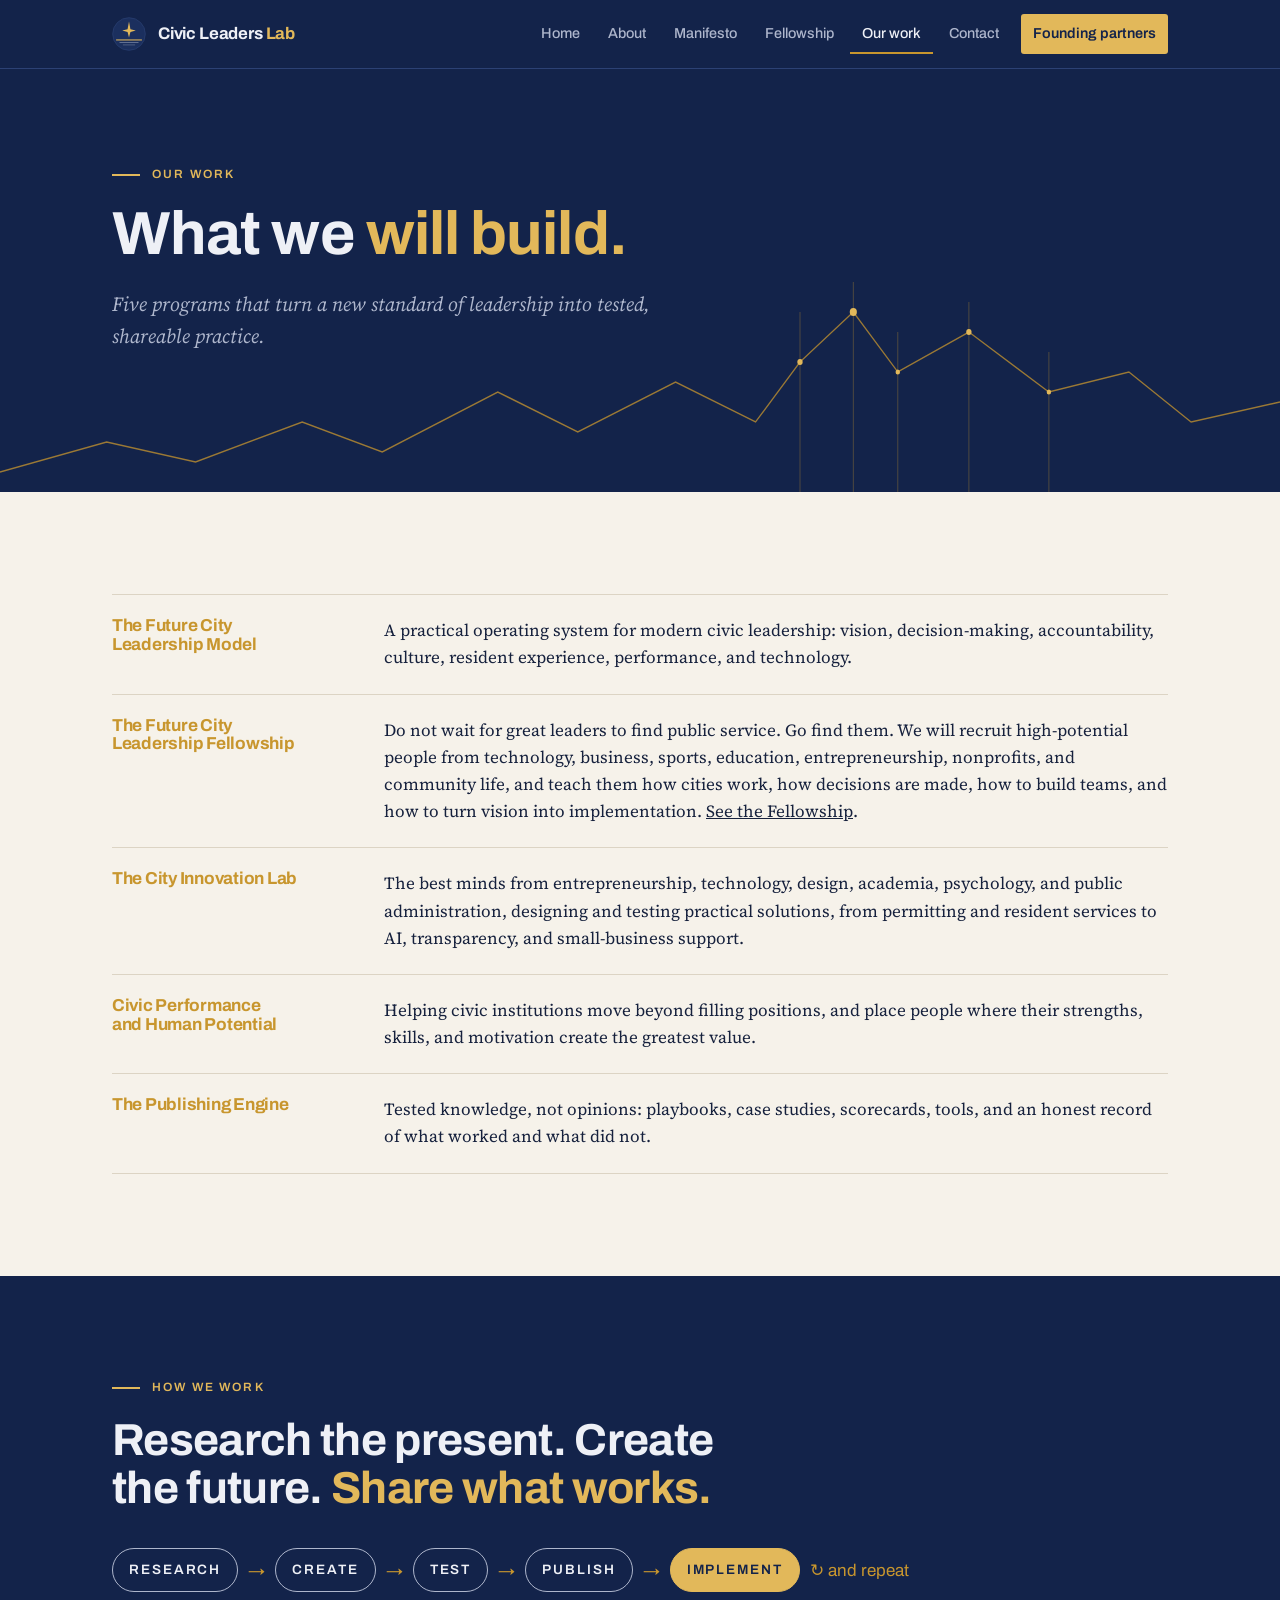
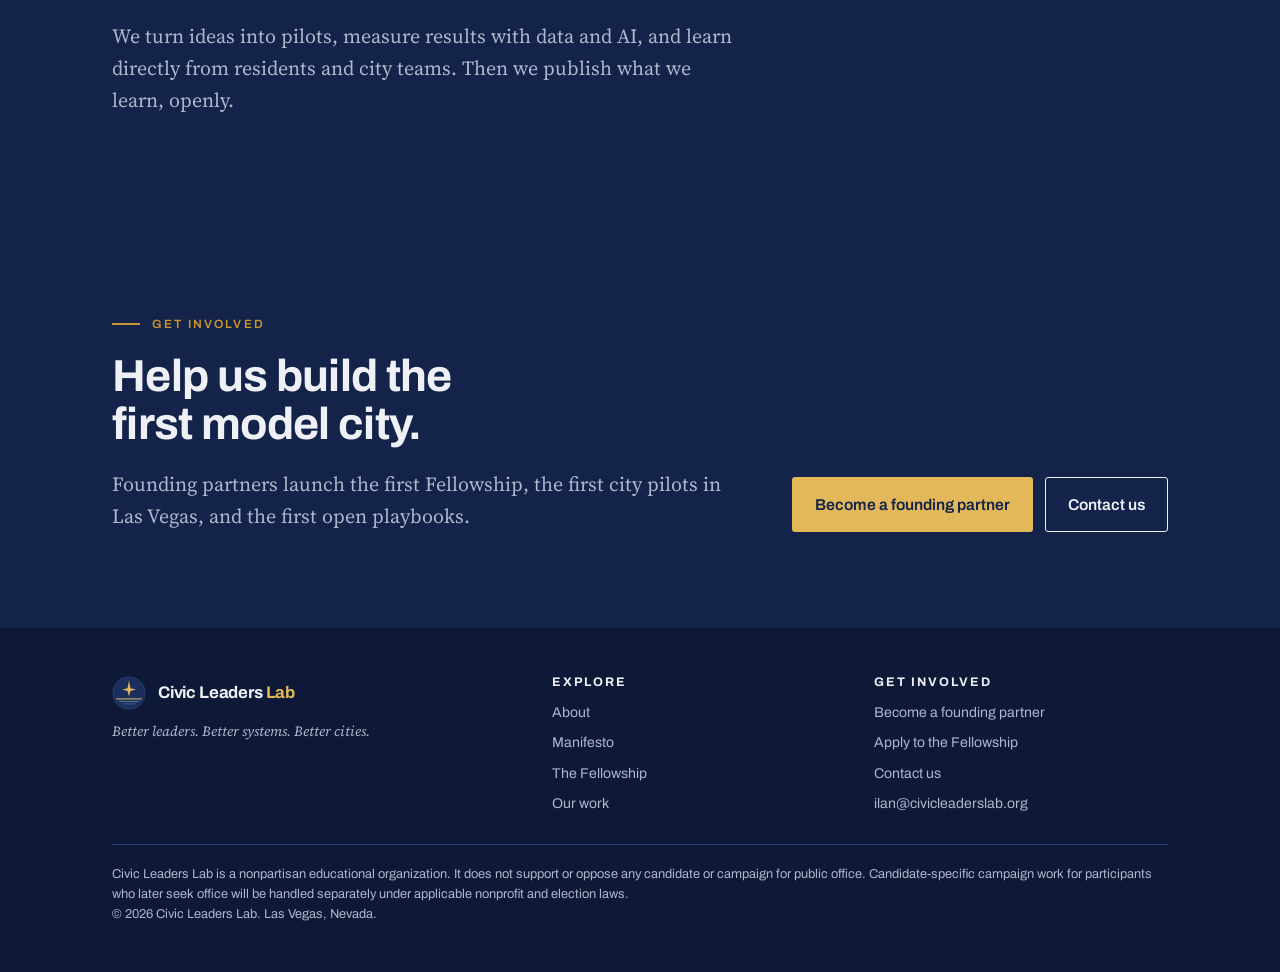
<file: work.html>
<!doctype html>
<html lang="en"><head><meta charset="utf-8"><meta name="viewport" content="width=device-width, initial-scale=1, viewport-fit=cover">
<title>Our work | Civic Leaders Lab</title>
<meta name="description" content="What Civic Leaders Lab will build: a leadership model, a fellowship, an innovation lab, and open playbooks.">
<meta name="claude:viewport-fit-sides" content="cover">
<meta property="og:title" content="Our work | Civic Leaders Lab"><meta property="og:description" content="What Civic Leaders Lab will build: a leadership model, a fellowship, an innovation lab, and open playbooks.">
<link rel="preconnect" href="https://fonts.googleapis.com"><link rel="preconnect" href="https://fonts.gstatic.com" crossorigin><link rel="stylesheet" href="https://fonts.googleapis.com/css2?family=Archivo:wght@400;500;600;700;800&family=Source+Serif+4:ital,opsz,wght@0,8..60,400;0,8..60,600;1,8..60,400&display=swap">
<link rel="icon" href="favicon.svg" type="image/svg+xml">
<link rel="stylesheet" href="styles.css">
</head><body>
<header class="site-header"><div class="wrap">
<a class="brand" href="index.html"><svg class="brand-mark" viewBox="0 0 100 100" aria-hidden="true"><circle cx="50" cy="50" r="48" fill="#1b2f5e" stroke="#2c4174" stroke-width="2"/><path d="M50 13 L54.2 35.8 L70 40 L54.2 44.2 L50 60 L45.8 44.2 L30 40 L45.8 35.8Z" fill="#e2b85a"/><rect x="12" y="66" width="76" height="3" fill="#e2b85a"/><rect x="22" y="74" width="56" height="2.2" fill="#eef0f6" opacity=".45"/><rect x="32" y="81" width="36" height="2.2" fill="#eef0f6" opacity=".3"/></svg><span>Civic Leaders <b>Lab</b></span></a>
<nav class="nav" aria-label="Main"><a href="index.html">Home</a><a href="about.html">About</a><a href="manifesto.html">Manifesto</a><a href="fellowship.html">Fellowship</a><a href="work.html" aria-current="page">Our work</a><a href="contact.html">Contact</a><a class="nav-cta" href="support.html">Founding partners</a></nav>
</div></header><main><section class="hero page-hero"><div class="wrap">
<p class="eyebrow">Our work</p><h1>What we <span class="gold">will build.</span></h1><p class="lede">Five programs that turn a new standard of leadership into tested, shareable practice.</p>
</div><svg class="skyline" viewBox="0 0 1440 220" preserveAspectRatio="none" aria-hidden="true">
<line class="grid" x1="900" y1="40" x2="900" y2="220"/><line class="grid" x1="960" y1="10" x2="960" y2="220"/><line class="grid" x1="1010" y1="60" x2="1010" y2="220"/><line class="grid" x1="1090" y1="30" x2="1090" y2="220"/><line class="grid" x1="1180" y1="80" x2="1180" y2="220"/>
<polyline class="line" points="0,200 120,170 220,190 340,150 430,180 560,120 650,160 760,110 850,150 900,90 960,40 1010,100 1090,60 1180,120 1270,100 1340,150 1440,130"/>
<circle class="dot" cx="960" cy="40" r="4"/><circle class="dot" cx="1090" cy="60" r="3"/><circle class="dot" cx="900" cy="90" r="3"/><circle class="dot" cx="1010" cy="100" r="2.5"/><circle class="dot" cx="1180" cy="120" r="2.5"/>
</svg></section>
<section class="band"><div class="wrap">
<div class="rows"><div class="row"><h3 class="gold-label">The Future City Leadership Model</h3><p>A practical operating system for modern civic leadership: vision, decision-making, accountability, culture, resident experience, performance, and technology.</p></div><div class="row"><h3 class="gold-label">The Future City Leadership Fellowship</h3><p>Do not wait for great leaders to find public service. Go find them. We will recruit high-potential people from technology, business, sports, education, entrepreneurship, nonprofits, and community life, and teach them how cities work, how decisions are made, how to build teams, and how to turn vision into implementation. <a href="fellowship.html">See the Fellowship</a>.</p></div><div class="row"><h3 class="gold-label">The City Innovation Lab</h3><p>The best minds from entrepreneurship, technology, design, academia, psychology, and public administration, designing and testing practical solutions, from permitting and resident services to AI, transparency, and small-business support.</p></div><div class="row"><h3 class="gold-label">Civic Performance and Human Potential</h3><p>Helping civic institutions move beyond filling positions, and place people where their strengths, skills, and motivation create the greatest value.</p></div><div class="row"><h3 class="gold-label">The Publishing Engine</h3><p>Tested knowledge, not opinions: playbooks, case studies, scorecards, tools, and an honest record of what worked and what did not.</p></div></div>
</div></section>

<section class="band on-navy"><div class="wrap">
<p class="eyebrow">How we work</p><h2>Research the present. Create the future. <span class="gold">Share what works.</span></h2>
<div class="process"><span>RESEARCH</span><i>&rarr;</i><span>CREATE</span><i>&rarr;</i><span>TEST</span><i>&rarr;</i><span>PUBLISH</span><i>&rarr;</i><span>IMPLEMENT</span><i>&#8635; and repeat</i></div>
<p class="lede" style="margin-top:28px">We turn ideas into pilots, measure results with data and AI, and learn directly from residents and city teams. Then we publish what we learn, openly.</p>
</div></section>
<section class="cta-band"><div class="wrap">
<div><p class="eyebrow">Get involved</p><h2>Help us build the first model city.</h2><p class="lede" style="color:var(--on-navy-muted)">Founding partners launch the first Fellowship, the first city pilots in Las Vegas, and the first open playbooks.</p></div>
<div class="btns" style="margin-top:0"><a class="btn btn-gold" href="support.html">Become a founding partner</a><a class="btn btn-ghost" href="contact.html">Contact us</a></div>
</div></section></main><footer class="site-footer"><div class="wrap">
<div><a class="brand" href="index.html"><svg class="brand-mark" viewBox="0 0 100 100" aria-hidden="true"><circle cx="50" cy="50" r="48" fill="#1b2f5e" stroke="#2c4174" stroke-width="2"/><path d="M50 13 L54.2 35.8 L70 40 L54.2 44.2 L50 60 L45.8 44.2 L30 40 L45.8 35.8Z" fill="#e2b85a"/><rect x="12" y="66" width="76" height="3" fill="#e2b85a"/><rect x="22" y="74" width="56" height="2.2" fill="#eef0f6" opacity=".45"/><rect x="32" y="81" width="36" height="2.2" fill="#eef0f6" opacity=".3"/></svg><span style="color:#eef0f6">Civic Leaders <b>Lab</b></span></a>
<p class="foot-tag">Better leaders. Better systems. Better cities.</p></div>
<div><h4>Explore</h4><ul><li><a href="about.html">About</a></li><li><a href="manifesto.html">Manifesto</a></li><li><a href="fellowship.html">The Fellowship</a></li><li><a href="work.html">Our work</a></li></ul></div>
<div><h4>Get involved</h4><ul><li><a href="support.html">Become a founding partner</a></li><li><a href="contact.html#fellowship">Apply to the Fellowship</a></li><li><a href="contact.html">Contact us</a></li><li>ilan@civicleaderslab.org</li></ul></div>
<p class="legal">Civic Leaders Lab is a nonpartisan educational organization. It does not support or oppose any candidate or campaign for public office. Candidate-specific campaign work for participants who later seek office will be handled separately under applicable nonprofit and election laws.<br>&copy; 2026 Civic Leaders Lab. Las Vegas, Nevada.</p>
</div></footer>
</body></html>
</file>
<file: styles.css>
/* Civic Leaders Lab — brand taken from the manifesto: navy grounds, cream pages, gold accent.
   Layout: alternating full-width bands (cream / navy), content on a 1120px measure, label column + text column. */
:root {
  --navy: #13234a;
  --navy-2: #1b2f5e;
  --navy-line: #2c4174;
  --cream: #f6f2ea;
  --paper: #fffdf8;
  --ink: #16213d;
  --muted: #5b6377;
  --gold: #c8962e;
  --gold-soft: #e2b85a;
  --rule: #dcd4c4;
  --on-navy: #eef0f6;
  --on-navy-muted: #aeb6cc;
  --display: "Archivo", "Helvetica Neue", Arial, sans-serif;
  --serif: "Source Serif 4", Georgia, "Times New Roman", serif;
  --measure: 1120px;
  color-scheme: light;
}
* { box-sizing: border-box; }
html { scroll-behavior: smooth; }
body {
  margin: 0;
  background: var(--cream);
  color: var(--ink);
  font-family: var(--serif);
  font-size: 1.0625rem;
  line-height: 1.6;
  -webkit-font-smoothing: antialiased;
}
img { max-width: 100%; display: block; }
a { color: inherit; }
a:focus-visible, button:focus-visible, input:focus-visible, textarea:focus-visible, select:focus-visible {
  outline: 2px solid var(--gold); outline-offset: 3px;
}
h1, h2, h3, h4 { font-family: var(--display); line-height: 1.08; margin: 0; text-wrap: balance; letter-spacing: -0.015em; }
h1 { font-size: clamp(2.5rem, 6vw, 4.6rem); font-weight: 700; }
h2 { font-size: clamp(1.9rem, 3.6vw, 2.8rem); font-weight: 700; }
h3 { font-size: 1.3rem; font-weight: 700; }
h4 { font-size: 1.05rem; font-weight: 700; }
p { margin: 0; }
.gold { color: var(--gold); }
.on-navy .gold, .hero .gold { color: var(--gold-soft); }

/* ---- shell ---- */
.wrap {
  max-width: var(--measure);
  margin: 0 auto;
  padding-left: max(16px, env(safe-area-inset-left, 0px));
  padding-right: max(16px, env(safe-area-inset-right, 0px));
}
@media (min-width: 720px) {
  .wrap { padding-left: max(32px, env(safe-area-inset-left, 0px)); padding-right: max(32px, env(safe-area-inset-right, 0px)); }
}
body::before { content: ""; position: fixed; inset: 0 0 auto; height: env(safe-area-inset-top, 0px); z-index: 10; background: var(--navy); }

.site-header {
  position: sticky; top: env(safe-area-inset-top, 0px); z-index: 5;
  background: var(--navy); color: var(--on-navy);
  border-bottom: 1px solid var(--navy-line);
}
.site-header .wrap { display: flex; align-items: center; justify-content: space-between; gap: 24px; min-height: 68px; flex-wrap: wrap; padding-block: 10px; }
.brand { display: flex; align-items: center; gap: 12px; text-decoration: none; font-family: var(--display); font-weight: 700; font-size: 1.05rem; letter-spacing: -0.01em; }
.brand-mark { width: 34px; height: 34px; flex: none; }
.brand span b { color: var(--gold-soft); font-weight: 700; }
.nav { display: flex; gap: 4px; overflow-x: auto; max-width: 100%; scrollbar-width: none; }
.nav::-webkit-scrollbar { display: none; }
.nav a {
  font-family: var(--display); font-size: 0.9rem; font-weight: 500; text-decoration: none;
  color: var(--on-navy-muted); padding: 8px 12px; border-radius: 3px; white-space: nowrap;
}
.nav a:hover { color: var(--on-navy); background: var(--navy-2); }
.nav a[aria-current="page"] { color: var(--on-navy); box-shadow: inset 0 -2px 0 var(--gold); border-radius: 0; }
.nav a.nav-cta { color: var(--navy); background: var(--gold-soft); border-radius: 3px; margin-left: 6px; font-weight: 600; }
.nav a.nav-cta:hover { background: var(--gold); }
@media (max-width: 860px) {
  .site-header .wrap { flex-direction: column; align-items: stretch; gap: 6px; }
  .nav { margin: 0 -8px; flex-wrap: wrap; overflow: visible; }
  .nav a { padding: 6px 10px; }
}

/* ---- bands ---- */
.band { padding-block: clamp(56px, 8vw, 104px); }
.band.tight { padding-block: clamp(40px, 6vw, 72px); }
.band.paper { background: var(--paper); }
.band.on-navy { background: var(--navy); color: var(--on-navy); }
.on-navy .muted, .on-navy .lede { color: var(--on-navy-muted); }
.muted { color: var(--muted); }

.eyebrow {
  display: flex; align-items: center; gap: 12px;
  font-family: var(--display); font-size: 0.75rem; font-weight: 600; letter-spacing: 0.18em; text-transform: uppercase;
  color: var(--gold); margin-bottom: 18px;
}
.on-navy .eyebrow, .hero .eyebrow { color: var(--gold-soft); }
.eyebrow::before { content: ""; width: 28px; height: 2px; background: currentColor; }
.lede { font-size: clamp(1.1rem, 1.6vw, 1.25rem); color: var(--muted); max-width: 62ch; margin-top: 20px; }
.prose { max-width: 66ch; display: grid; gap: 18px; }
.stack { display: grid; gap: 28px; }
.short-rule { width: 56px; height: 3px; background: var(--gold); border: 0; margin: 28px 0; }

/* ---- hero ---- */
.hero { background: var(--navy); color: var(--on-navy); position: relative; overflow: hidden; }
.hero .wrap { position: relative; z-index: 1; padding-block: clamp(64px, 10vw, 128px) clamp(120px, 14vw, 180px); }
.hero h1 { max-width: 14ch; }
.hero .lede { color: var(--on-navy-muted); font-style: italic; }
.skyline { position: absolute; left: 0; right: 0; bottom: 0; width: 100%; height: clamp(120px, 18vw, 220px); z-index: 0; }
.skyline .line { fill: none; stroke: var(--gold); stroke-width: 1.4; opacity: 0.75; }
.skyline .grid { stroke: var(--gold); stroke-width: 1; opacity: 0.35; }
.skyline .dot { fill: var(--gold-soft); }
@media (prefers-reduced-motion: no-preference) {
  .skyline .line { stroke-dasharray: 2400; stroke-dashoffset: 0; animation: draw 2.4s ease-out both; }
  @keyframes draw { from { stroke-dashoffset: 2400; } to { stroke-dashoffset: 0; } }
}
.page-hero .wrap { padding-block: clamp(56px, 8vw, 96px) clamp(96px, 11vw, 140px); }
.page-hero h1 { font-size: clamp(2.2rem, 5vw, 3.8rem); max-width: 18ch; }

.btns { display: flex; flex-wrap: wrap; gap: 12px; margin-top: 36px; }
.btn {
  display: inline-flex; align-items: center; gap: 10px;
  font-family: var(--display); font-weight: 600; font-size: 0.98rem; text-decoration: none;
  padding: 14px 22px; border-radius: 3px; border: 1.5px solid transparent; cursor: pointer;
}
.btn-gold { background: var(--gold-soft); color: var(--navy); }
.btn-gold:hover { background: var(--gold); }
.btn-ghost { border-color: currentColor; color: inherit; background: transparent; }
.btn-ghost:hover { background: rgba(255,255,255,0.06); }
.btn-navy { background: var(--navy); color: var(--on-navy); }
.btn-navy:hover { background: var(--navy-2); }

/* ---- two-column header + body ---- */
.split { display: grid; gap: 32px; }
@media (min-width: 880px) { .split { grid-template-columns: 5fr 7fr; gap: 64px; align-items: start; } }
.split > * { min-width: 0; }

/* ---- statements list (who we are) ---- */
.statements { list-style: none; padding: 0; margin: 0; display: grid; gap: 14px; }
.statements li { font-family: var(--display); font-weight: 600; font-size: clamp(1.1rem, 1.8vw, 1.35rem); line-height: 1.3; }
.statements li:last-child { color: var(--gold); }

/* ---- label / text rows ---- */
.rows { display: grid; border-top: 1px solid var(--rule); }
.on-navy .rows, .on-navy .row { border-color: var(--navy-line); }
.row { display: grid; gap: 8px; padding-block: 22px; border-bottom: 1px solid var(--rule); }
@media (min-width: 720px) { .row { grid-template-columns: 240px 1fr; gap: 32px; } }
.row > * { min-width: 0; }
.row h3, .row h4 { font-size: 1.08rem; }
.row .gold-label { color: var(--gold); }
.on-navy .row .gold-label { color: var(--gold-soft); }

/* ---- stats ---- */
.stats { display: grid; gap: 28px; margin-top: 40px; }
@media (min-width: 720px) { .stats { grid-template-columns: 1fr 1fr; gap: 0; } .stats > div + div { border-left: 1px solid var(--rule); padding-left: 40px; } }
.stat-num { font-family: var(--display); font-weight: 700; font-size: clamp(3.4rem, 8vw, 5.4rem); line-height: 1; letter-spacing: -0.03em; font-variant-numeric: tabular-nums; }
.stat-num.dim { color: #8b93aa; }
.stat-cap { margin-top: 10px; max-width: 34ch; color: var(--muted); }
.source { font-family: var(--display); font-size: 0.78rem; color: var(--muted); margin-top: 18px; }

/* ---- callout ---- */
.callout { background: var(--navy); color: var(--on-navy); padding: clamp(24px, 4vw, 40px); border-radius: 2px; font-style: italic; font-size: clamp(1.1rem, 1.8vw, 1.3rem); line-height: 1.5; }
.callout .gold { color: var(--gold-soft); }
.on-navy .callout { background: var(--navy-2); }
.pull { border-left: 3px solid var(--gold); padding-left: 22px; font-family: var(--display); font-weight: 600; font-size: clamp(1.15rem, 2vw, 1.45rem); line-height: 1.3; max-width: 40ch; }

/* ---- bullets ---- */
.bullets { list-style: none; padding: 0; margin: 0; display: grid; }
.bullets li { padding: 14px 0 14px 26px; position: relative; border-bottom: 1px solid var(--navy-line); font-family: var(--display); font-weight: 500; }
.bullets li::before { content: ""; position: absolute; left: 4px; top: 1.35em; width: 8px; height: 8px; border-radius: 50%; background: var(--gold-soft); }

/* ---- flip the ratio ---- */
.ratio { display: grid; gap: 40px; margin-top: 40px; align-items: center; }
@media (min-width: 760px) { .ratio { grid-template-columns: 1fr auto 1fr; } }
.donut-box { display: grid; justify-items: center; gap: 14px; text-align: center; }
.donut-box .cap { font-family: var(--display); font-size: 0.75rem; letter-spacing: 0.18em; text-transform: uppercase; color: var(--on-navy-muted); }
.donut-box.new .cap { color: var(--gold-soft); }
.donut { width: min(220px, 60vw); aspect-ratio: 1; max-width: 100%; border-radius: 50%; display: grid; place-items: center; }
.donut.today { background: conic-gradient(#8f9bc0 0 80%, #33467a 80% 100%); }
.donut.new { background: conic-gradient(var(--gold-soft) 0 80%, #f1e6cc 80% 100%); }
.donut-inner { width: 68%; aspect-ratio: 1; border-radius: 50%; background: var(--navy); display: grid; place-items: center; align-content: center; }
.donut-inner b { font-family: var(--display); font-size: clamp(2rem, 5vw, 2.6rem); line-height: 1; }
.donut-inner small { font-family: var(--display); font-size: 0.8rem; color: var(--on-navy-muted); }
.ratio-arrow { font-family: var(--display); font-size: 2rem; color: var(--gold-soft); justify-self: center; }
@media (max-width: 759px) { .ratio-arrow { transform: rotate(90deg); } }
.ratio-foot { color: var(--on-navy-muted); font-family: var(--display); font-size: 0.88rem; }
.chips { display: flex; flex-wrap: wrap; gap: 8px; justify-content: center; }
.chip { font-family: var(--display); font-size: 0.8rem; font-weight: 600; padding: 4px 12px; border-radius: 999px; background: var(--gold-soft); color: var(--navy); }
.chip.outline { background: transparent; color: var(--on-navy); border: 1px solid var(--on-navy-muted); }
.paper .chip.outline, .cream .chip.outline { color: var(--ink); border-color: var(--rule); }

/* ---- grids of items ---- */
.grid-2, .grid-3, .grid-4 { display: grid; gap: 1px; background: var(--rule); border: 1px solid var(--rule); }
.on-navy .grid-2, .on-navy .grid-3, .on-navy .grid-4 { background: var(--navy-line); border-color: var(--navy-line); }
@media (min-width: 700px) { .grid-2, .grid-4 { grid-template-columns: 1fr 1fr; } .grid-3 { grid-template-columns: 1fr 1fr 1fr; } }
@media (min-width: 1000px) { .grid-4 { grid-template-columns: repeat(4, 1fr); } }
.cell { background: var(--paper); padding: 26px; display: grid; gap: 10px; align-content: start; min-width: 0; }
.cream .cell { background: var(--cream); }
.on-navy .cell { background: var(--navy); }
.cell .k { font-family: var(--display); font-size: 0.72rem; letter-spacing: 0.18em; text-transform: uppercase; color: var(--gold); font-weight: 600; }
.on-navy .cell .k { color: var(--gold-soft); }
.cell p { font-size: 0.98rem; }
.on-navy .cell p { color: var(--on-navy-muted); }

/* ---- fellowship timeline ---- */
.quarters { display: grid; gap: 0; margin-top: 40px; border-top: 3px solid var(--gold); }
@media (min-width: 860px) { .quarters { grid-template-columns: repeat(4, 1fr); } }
.quarter { padding: 22px 22px 22px 0; display: grid; gap: 6px; border-bottom: 1px solid var(--rule); min-width: 0; text-decoration: none; }
@media (min-width: 860px) { .quarter { border-bottom: 0; border-right: 1px solid var(--rule); padding-left: 22px; } .quarter:first-child { padding-left: 0; } .quarter:last-child { border-right: 0; } }
.quarter .months { font-family: var(--display); font-size: 0.75rem; letter-spacing: 0.16em; text-transform: uppercase; color: var(--gold); font-weight: 600; }
.quarter h3 { font-size: 1.35rem; }
.quarter p { color: var(--muted); font-style: italic; }
.on-navy .quarter { border-color: var(--navy-line); }
.on-navy .quarter p { color: var(--on-navy-muted); }
.on-navy .quarter .months { color: var(--gold-soft); }

.phase { display: grid; gap: 20px; padding-block: 40px; border-top: 1px solid var(--rule); }
@media (min-width: 880px) { .phase { grid-template-columns: 260px 1fr; gap: 56px; } }
.phase > * { min-width: 0; }
.phase .months { font-family: var(--display); font-size: 0.78rem; letter-spacing: 0.16em; text-transform: uppercase; color: var(--gold); font-weight: 600; margin-bottom: 8px; }
.phase h2 { font-size: clamp(1.7rem, 3vw, 2.2rem); }
.phase .tagline { font-family: var(--display); font-weight: 600; font-size: 1.2rem; margin-bottom: 14px; }
.tags { display: flex; flex-wrap: wrap; gap: 8px; margin-top: 20px; }
.tag { font-family: var(--display); font-size: 0.82rem; font-weight: 500; padding: 6px 12px; border: 1px solid var(--rule); border-radius: 2px; background: var(--paper); }
.on-navy .tag { background: transparent; border-color: var(--navy-line); color: var(--on-navy); }
.tag-group { display: grid; gap: 10px; }
.tag-group .k { font-family: var(--display); font-size: 0.72rem; letter-spacing: 0.18em; text-transform: uppercase; color: var(--gold); font-weight: 600; }

/* ---- process ---- */
.process { display: flex; flex-wrap: wrap; gap: 10px; align-items: center; margin-top: 36px; }
.process span { font-family: var(--display); font-weight: 600; font-size: 0.85rem; letter-spacing: 0.14em; padding: 10px 16px; border: 1.5px solid var(--navy); border-radius: 999px; }
.process span:last-of-type { background: var(--navy); color: var(--on-navy); }
.process i { color: var(--gold); font-style: normal; font-family: var(--display); }
.on-navy .process span { border-color: var(--on-navy-muted); }
.on-navy .process span:last-of-type { background: var(--gold-soft); color: var(--navy); border-color: var(--gold-soft); }

/* ---- leader profile ---- */
.virtues { display: grid; gap: 1px; background: var(--rule); border: 1px solid var(--rule); }
@media (min-width: 760px) { .virtues { grid-template-columns: 1fr 1fr; } }
.virtue { background: var(--paper); padding: 28px; display: grid; gap: 16px; align-content: start; }
.virtue header { display: flex; align-items: baseline; justify-content: space-between; gap: 12px; flex-wrap: wrap; border-bottom: 2px solid var(--gold); padding-bottom: 10px; }
.virtue header h3 { font-size: 1.5rem; }
.virtue header small { font-family: var(--display); font-size: 0.72rem; letter-spacing: 0.16em; text-transform: uppercase; color: var(--muted); }
.virtue dl { margin: 0; display: grid; gap: 12px; }
.virtue dt { font-family: var(--display); font-weight: 700; }
.virtue dd { margin: 2px 0 0; color: var(--muted); font-size: 0.97rem; }

/* ---- big money ---- */
.big { font-family: var(--display); font-weight: 800; font-size: clamp(4rem, 13vw, 9rem); line-height: 0.9; letter-spacing: -0.04em; color: var(--gold-soft); font-variant-numeric: tabular-nums; }

/* ---- founder ---- */
.founder { display: grid; gap: 40px; align-items: center; }
@media (min-width: 860px) { .founder { grid-template-columns: 340px 1fr; gap: 64px; } }
.founder > * { min-width: 0; }
.founder img { width: 100%; max-width: 340px; aspect-ratio: 2 / 3; object-fit: cover; border-radius: 2px; }
.sig { margin-top: 26px; font-family: var(--display); }
.sig b { display: block; font-size: 1.1rem; }
.sig small { letter-spacing: 0.16em; text-transform: uppercase; font-size: 0.72rem; color: var(--gold-soft); }

/* ---- CTA band ---- */
.cta-band { background: var(--navy); color: var(--on-navy); }
.cta-band .wrap { display: grid; gap: 28px; padding-block: clamp(56px, 8vw, 96px); }
@media (min-width: 860px) { .cta-band .wrap { grid-template-columns: 1fr auto; align-items: end; gap: 48px; } }
.cta-band h2 { max-width: 22ch; }

/* ---- forms ---- */
.form { display: grid; gap: 18px; max-width: 560px; }
.field { display: grid; gap: 6px; }
.field label { font-family: var(--display); font-weight: 600; font-size: 0.92rem; }
.field input, .field textarea, .field select {
  font: inherit; font-size: 1rem; padding: 12px 14px; border: 1.5px solid var(--rule); border-radius: 3px; background: var(--paper); color: var(--ink); width: 100%;
}
.field textarea { min-height: 140px; resize: vertical; }
.form-note { font-family: var(--display); font-size: 0.9rem; color: var(--muted); }
.form-done { font-family: var(--display); font-weight: 600; color: var(--navy); background: #efe3c4; padding: 14px 16px; border-radius: 3px; }
.copy-line { display: flex; flex-wrap: wrap; gap: 10px; align-items: center; }
.copy-line code { font-family: var(--display); font-size: 1.15rem; font-weight: 600; user-select: all; }
.copy-btn { font-family: var(--display); font-size: 0.85rem; padding: 6px 12px; border: 1px solid var(--rule); background: var(--paper); border-radius: 3px; cursor: pointer; color: var(--ink); }

/* ---- footer ---- */
.site-footer { background: #0d1936; color: var(--on-navy-muted); font-family: var(--display); font-size: 0.88rem; }
.site-footer .wrap { padding-block: 48px; display: grid; gap: 28px; }
@media (min-width: 860px) { .site-footer .wrap { grid-template-columns: 1.4fr 1fr 1fr; } }
.site-footer h4 { color: var(--on-navy); font-size: 0.78rem; letter-spacing: 0.16em; text-transform: uppercase; margin-bottom: 12px; }
.site-footer ul { list-style: none; margin: 0; padding: 0; display: grid; gap: 8px; }
.site-footer a { text-decoration: none; }
.site-footer a:hover { color: var(--on-navy); }
.site-footer .legal { grid-column: 1 / -1; border-top: 1px solid var(--navy-line); padding-top: 20px; font-size: 0.8rem; line-height: 1.55; }
.foot-tag { font-family: var(--serif); font-style: italic; margin-top: 10px; }

/* ---- manifesto sign-up card ---- */
.signup-card { background: var(--paper); border: 1px solid var(--rule); border-top: 4px solid var(--gold); padding: clamp(22px, 4vw, 36px); border-radius: 3px; box-shadow: 0 10px 30px rgba(19, 35, 74, 0.08); max-width: none; }
.paper .signup-card { background: #fff; }
</file>
